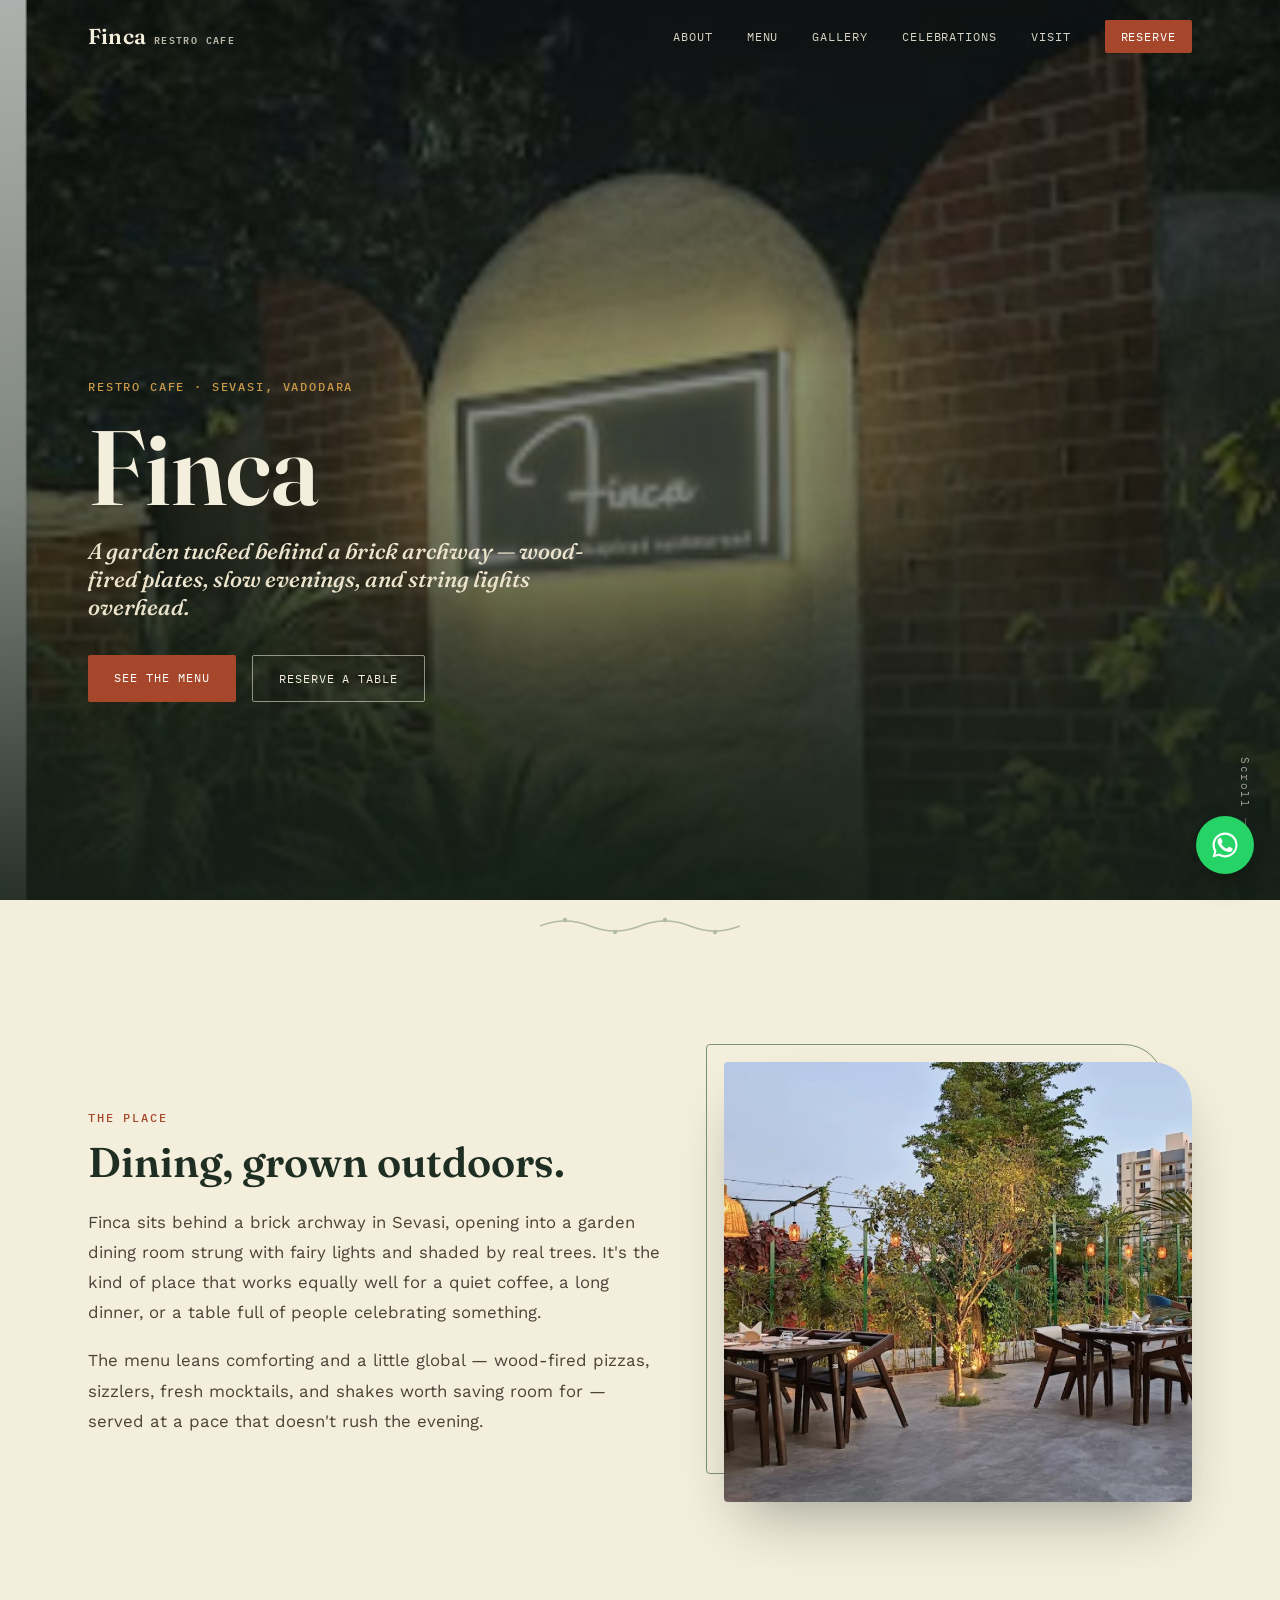
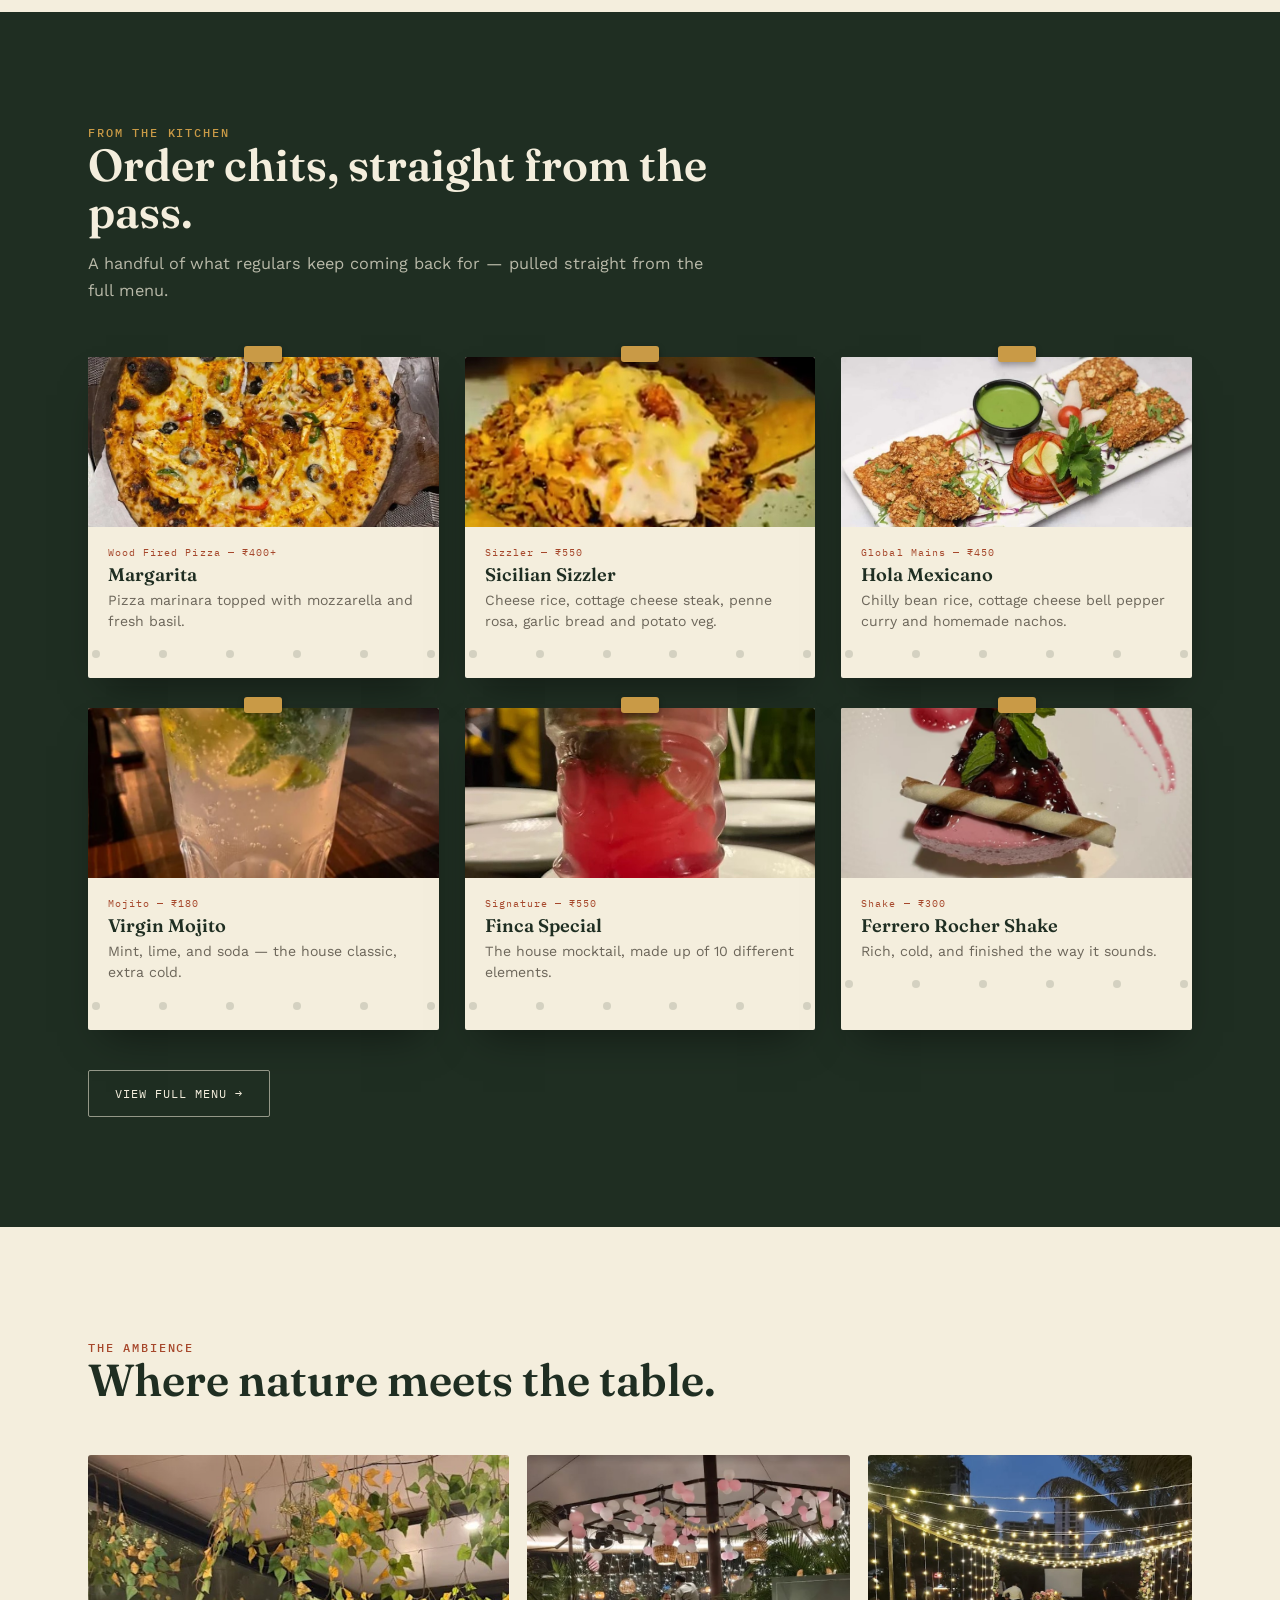
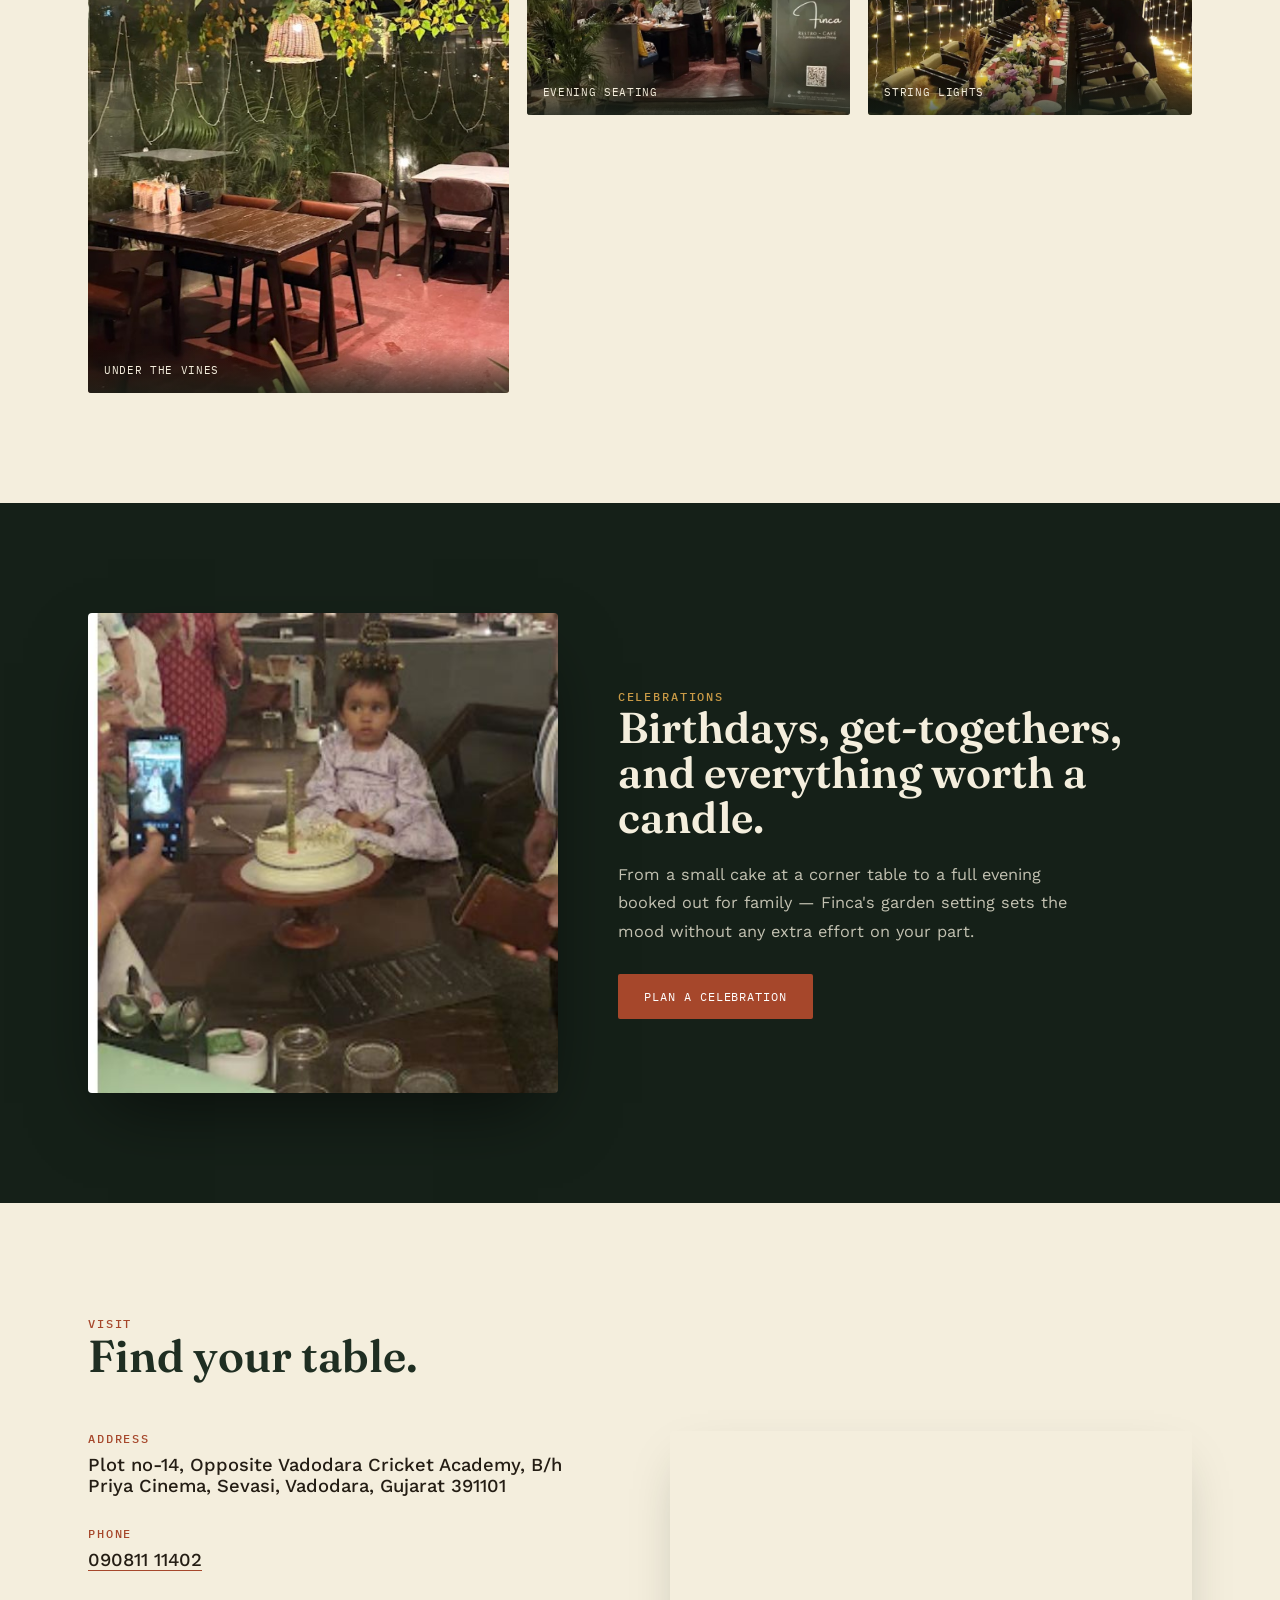
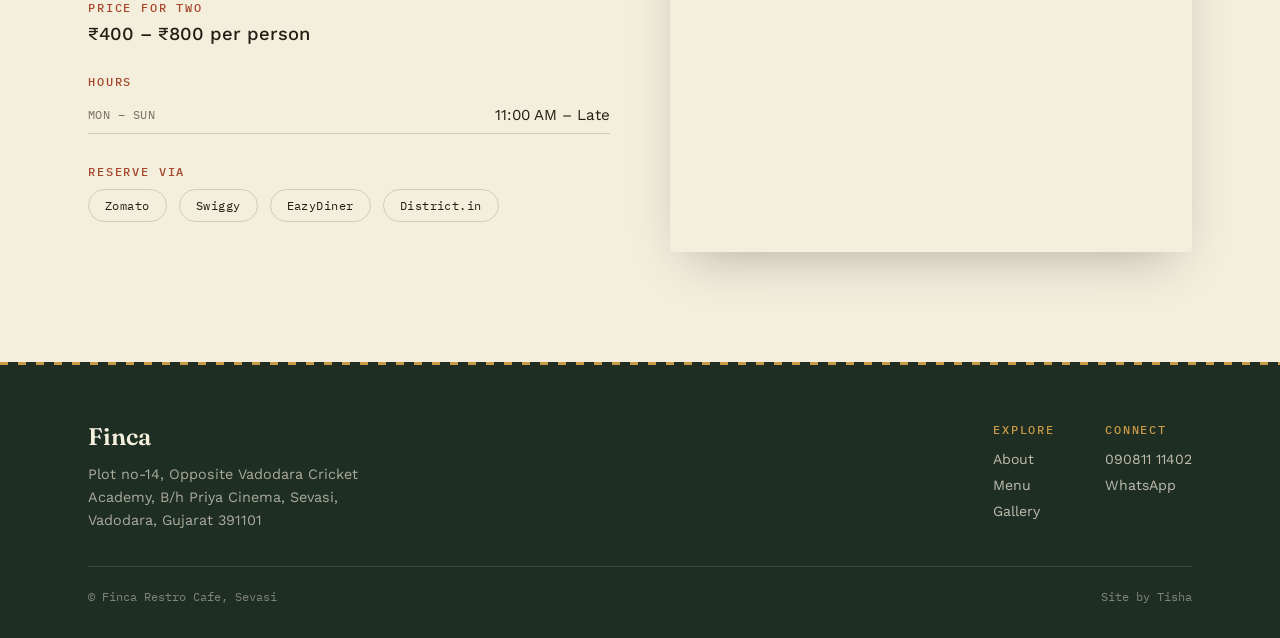
<file: index.html>
<!DOCTYPE html>
<html lang="en">
<head>
<meta charset="UTF-8">
<meta name="viewport" content="width=device-width, initial-scale=1.0">
<title>Finca Restro Cafe — Sevasi, Vadodara</title>
<link rel="preconnect" href="https://fonts.googleapis.com">
<link rel="preconnect" href="https://fonts.gstatic.com" crossorigin>
<link href="https://fonts.googleapis.com/css2?family=Fraunces:ital,opsz,wght@0,9..144,400;0,9..144,500;0,9..144,600;1,9..144,500&family=Work+Sans:wght@400;500;600&family=IBM+Plex+Mono:wght@400;500&display=swap" rel="stylesheet">
<link rel="stylesheet" href="styles.css">
</head>
<body>

<header id="siteHeader">
  <nav class="wrap">
    <a href="index.html#top" class="brand">Finca <span class="tag">Restro Cafe</span></a>
    <div class="navlinks" id="navLinks">
      <a href="index.html#about">About</a>
      <a href="menu.html">Menu</a>
      <a href="index.html#gallery">Gallery</a>
      <a href="index.html#celebrations">Celebrations</a>
      <a href="index.html#visit">Visit</a>
      <a href="index.html#visit" class="cta">Reserve</a> 
    </div>
    <button class="navtoggle" id="navToggle" aria-label="Menu"><span></span><span></span><span></span></button>
  </nav>
</header>

<section class="hero" id="top">
  <div class="hero-bg"></div>
  <div class="wrap hero-content">
    <div class="eyebrow">Restro Cafe · Sevasi, Vadodara</div>
    <h1>Finca</h1>
    <p class="tagline">A garden tucked behind a brick archway — wood-fired plates, slow evenings, and string lights overhead.</p>
    <div class="btnrow">
      <a href="menu.html" class="btn btn-primary">See the Menu</a>
      <a href="#visit" class="btn btn-ghost">Reserve a Table</a>
    </div>
  </div>
  <div class="scrolldown">Scroll</div>
</section>

<div class="vine">
  <svg width="200" height="20" viewBox="0 0 200 20" fill="none">
    <path d="M0 10 Q 25 0, 50 10 T 100 10 T 150 10 T 200 10" stroke="#7C9473" stroke-width="1.4"/>
    <circle cx="25" cy="4" r="2.2" fill="#7C9473"/>
    <circle cx="75" cy="16" r="2.2" fill="#7C9473"/>
    <circle cx="125" cy="4" r="2.2" fill="#7C9473"/>
    <circle cx="175" cy="16" r="2.2" fill="#7C9473"/>
  </svg>
</div>

<section class="about" id="about">
  <div class="wrap about-grid">
    <div class="about-copy reveal">
      <span class="eyebrow">The Place</span>
      <h2>Dining, grown outdoors.</h2>
      <p>Finca sits behind a brick archway in Sevasi, opening into a garden dining room strung with fairy lights and shaded by real trees. It's the kind of place that works equally well for a quiet coffee, a long dinner, or a table full of people celebrating something.</p>
      <p>The menu leans comforting and a little global — wood-fired pizzas, sizzlers, fresh mocktails, and shakes worth saving room for — served at a pace that doesn't rush the evening.</p>
    </div>
    <div class="about-photo reveal">
      <img src="images/garden_tables.jpg" alt="Finca outdoor garden seating at dusk">
    </div>
  </div>
</section>

<section class="menu" id="menu">
  <div class="wrap">
    <div class="section-head reveal">
      <span class="eyebrow">From the Kitchen</span>
      <h2>Order chits, straight from the pass.</h2>
      <p>A handful of what regulars keep coming back for — pulled straight from the full menu.</p>
    </div>
    <div class="ticket-grid">
      <div class="ticket reveal">
        <div class="ticket-clip"></div>
        <div class="ticket-img"><img src="images/pizza.jpg" alt="Wood-fired pizza"></div>
        <div class="ticket-body">
          <span class="ticket-num">Wood Fired Pizza — ₹400+</span>
          <h3>Margarita</h3>
          <p>Pizza marinara topped with mozzarella and fresh basil.</p>
        </div>
        <div class="ticket-perf"><span></span><span></span><span></span><span></span><span></span><span></span></div>
      </div>
      <div class="ticket reveal">
        <div class="ticket-clip"></div>
        <div class="ticket-img"><img src="images/fried_rice.jpg" alt="Sizzler platter"></div>
        <div class="ticket-body">
          <span class="ticket-num">Sizzler — ₹550</span>
          <h3>Sicilian Sizzler</h3>
          <p>Cheese rice, cottage cheese steak, penne rosa, garlic bread and potato veg.</p>
        </div>
        <div class="ticket-perf"><span></span><span></span><span></span><span></span><span></span><span></span></div>
      </div>
      <div class="ticket reveal">
        <div class="ticket-clip"></div>
        <div class="ticket-img"><img src="images/fried_starters.jpg" alt="Crispy fried starter with mint chutney"></div>
        <div class="ticket-body">
          <span class="ticket-num">Global Mains — ₹450</span>
          <h3>Hola Mexicano</h3>
          <p>Chilly bean rice, cottage cheese bell pepper curry and homemade nachos.</p>
        </div>
        <div class="ticket-perf"><span></span><span></span><span></span><span></span><span></span><span></span></div>
      </div>
      <div class="ticket reveal">
        <div class="ticket-clip"></div>
        <div class="ticket-img"><img src="images/mojito.jpg" alt="Virgin mojito"></div>
        <div class="ticket-body">
          <span class="ticket-num">Mojito — ₹180</span>
          <h3>Virgin Mojito</h3>
          <p>Mint, lime, and soda — the house classic, extra cold.</p>
        </div>
        <div class="ticket-perf"><span></span><span></span><span></span><span></span><span></span><span></span></div>
      </div>
      <div class="ticket reveal">
        <div class="ticket-clip"></div>
        <div class="ticket-img"><img src="images/red_mocktail.jpg" alt="Signature mocktail"></div>
        <div class="ticket-body">
          <span class="ticket-num">Signature — ₹550</span>
          <h3>Finca Special</h3>
          <p>The house mocktail, made up of 10 different elements.</p>
        </div>
        <div class="ticket-perf"><span></span><span></span><span></span><span></span><span></span><span></span></div>
      </div>
      <div class="ticket reveal">
        <div class="ticket-clip"></div>
        <div class="ticket-img"><img src="images/dessert.jpg" alt="Shake and dessert"></div>
        <div class="ticket-body">
          <span class="ticket-num">Shake — ₹300</span>
          <h3>Ferrero Rocher Shake</h3>
          <p>Rich, cold, and finished the way it sounds.</p>
        </div>
        <div class="ticket-perf"><span></span><span></span><span></span><span></span><span></span><span></span></div>
      </div>
    </div>
    <div class="menu-cta reveal">
      <a href="menu.html" class="btn btn-ghost">View Full Menu →</a>
    </div>
  </div>
</section>

<section class="gallery" id="gallery">
  <div class="wrap">
    <div class="section-head reveal">
      <span class="eyebrow">The Ambience</span>
      <h2>Where nature meets the table.</h2>
    </div>
    <div class="gal-grid">
      <a href="images/hanging_plants_seating.jpg" target="_blank" class="gal-1 reveal"><img src="images/hanging_plants_seating.jpg" alt="Indoor seating under hanging plants"><span class="gal-caption">Under the vines</span></a>
      <a href="images/indoor_seating.jpg" target="_blank" class="reveal"><img src="images/indoor_seating.jpg" alt="Indoor seating with chandelier lighting"><span class="gal-caption">Evening seating</span></a>
      <a href="images/fairy_lights.jpg" target="_blank" class="reveal"><img src="images/fairy_lights.jpg" alt="String lights over the terrace"><span class="gal-caption">String lights</span></a>
    </div>
  </div>
</section>

<section class="celeb" id="celebrations">
  <div class="wrap celeb-grid">
    <div class="celeb-photo reveal">
      <img src="images/birthday.jpg" alt="Birthday celebration at Finca">
    </div>
    <div class="celeb-copy reveal">
      <span class="eyebrow">Celebrations</span>
      <h2>Birthdays, get-togethers, and everything worth a candle.</h2>
      <p>From a small cake at a corner table to a full evening booked out for family — Finca's garden setting sets the mood without any extra effort on your part.</p>
      <a href="#visit" class="btn btn-primary">Plan a Celebration</a>
    </div>
  </div>
</section>

<section class="visit" id="visit">
  <div class="wrap">
    <div class="section-head reveal">
      <span class="eyebrow">Visit</span>
      <h2>Find your table.</h2>
    </div>
    <div class="visit-grid">
      <div class="reveal">
        <div class="info-block">
          <span class="eyebrow">Address</span>
          <div class="val">Plot no-14, Opposite Vadodara Cricket Academy, B/h Priya Cinema, Sevasi, Vadodara, Gujarat 391101</div>
        </div>
        <div class="info-block">
          <span class="eyebrow">Phone</span>
          <div class="val"><a href="tel:+919081111402">090811 11402</a></div>
        </div>
        <div class="info-block">
          <span class="eyebrow">Price for Two</span>
          <div class="val">₹400 – ₹800 per person</div>
        </div>
        <div class="info-block">
          <span class="eyebrow">Hours</span>
          <div class="hours-row"><span>Mon – Sun</span><span>11:00 AM – Late</span></div>
        </div>
        <div class="info-block">
          <span class="eyebrow">Reserve Via</span>
          <div class="partner-row">
            <a href="https://www.google.com/search?q=Finca+Restro+Cafe+Sevasi+Vadodara+Zomato" target="_blank" class="partner-pill">Zomato</a>
            <a href="https://www.google.com/search?q=Finca+Restro+Cafe+Sevasi+Vadodara+Swiggy" target="_blank" class="partner-pill">Swiggy</a>
            <a href="https://www.google.com/search?q=Finca+Restro+Cafe+Sevasi+Vadodara+EazyDiner" target="_blank" class="partner-pill">EazyDiner</a>
            <a href="https://www.google.com/search?q=Finca+Restro+Cafe+Sevasi+Vadodara+District.in" target="_blank" class="partner-pill">District.in</a>
          </div>
        </div>
      </div>
      <div class="visit-map reveal">
        <iframe src="https://maps.google.com/maps?q=Finca%20Restro%20Cafe%2C%20Plot%20no-14%2C%20Opposite%20Vadodara%20Cricket%20Academy%2C%20Sevasi%2C%20Vadodara&t=&z=15&ie=UTF8&iwloc=&output=embed" loading="lazy" allowfullscreen></iframe>
      </div>
    </div>
  </div>
</section>

<footer>
  <div class="wrap">
    <div class="foot-grid">
      <div>
        <div class="foot-brand">Finca</div>
        <div class="foot-addr">Plot no-14, Opposite Vadodara Cricket Academy, B/h Priya Cinema, Sevasi, Vadodara, Gujarat 391101</div>
      </div>
      <div class="foot-links">
        <div class="foot-col">
          <span class="eyebrow">Explore</span>
          <a href="index.html#about">About</a>
          <a href="menu.html">Menu</a>
          <a href="index.html#gallery">Gallery</a>
        </div>
        <div class="foot-col">
          <span class="eyebrow">Connect</span>
          <a href="tel:+919081111402">090811 11402</a>
          <a href="https://wa.me/919081111402" target="_blank">WhatsApp</a>
        </div>
      </div>
    </div>
    <div class="foot-bottom">
      <span>© Finca Restro Cafe, Sevasi</span>
      <span>Site by Tisha</span>
    </div>
  </div>
</footer>

<a class="wa-float" href="https://wa.me/919081111402" target="_blank" aria-label="Chat on WhatsApp">
  <svg width="30" height="30" viewBox="0 0 24 24" fill="white"><path d="M17.472 14.382c-.297-.149-1.758-.867-2.03-.967-.273-.099-.471-.148-.67.15-.197.297-.767.966-.94 1.164-.173.199-.347.223-.644.075-.297-.15-1.255-.463-2.39-1.475-.883-.788-1.48-1.761-1.653-2.059-.173-.297-.018-.458.13-.606.134-.133.298-.347.446-.52.149-.174.198-.298.298-.497.099-.198.05-.371-.025-.52-.075-.149-.669-1.612-.916-2.207-.242-.579-.487-.5-.669-.51-.173-.008-.371-.01-.57-.01-.198 0-.52.074-.792.372-.272.297-1.04 1.016-1.04 2.479 0 1.462 1.065 2.875 1.213 3.074.149.198 2.096 3.2 5.077 4.487.709.306 1.262.489 1.694.625.712.227 1.36.195 1.871.118.571-.085 1.758-.719 2.006-1.413.248-.694.248-1.289.173-1.413-.074-.124-.272-.198-.57-.347z"/><path d="M12.004 2.003c-5.514 0-9.997 4.483-9.997 9.997 0 1.762.462 3.484 1.34 4.997L2 22l5.117-1.342a9.96 9.96 0 0 0 4.887 1.245h.004c5.514 0 9.997-4.483 9.997-9.997 0-2.67-1.04-5.182-2.929-7.071A9.933 9.933 0 0 0 12.004 2.003zm0 18.19h-.003a8.28 8.28 0 0 1-4.223-1.156l-.303-.18-3.037.796.811-2.96-.198-.304a8.28 8.28 0 0 1-1.267-4.393c0-4.573 3.72-8.293 8.297-8.293 2.216 0 4.298.864 5.864 2.432a8.24 8.24 0 0 1 2.428 5.868c-.001 4.574-3.721 8.19-8.369 8.19z"/></svg>
</a>

<script src="script.js"></script>
</body>
</html>
</file>
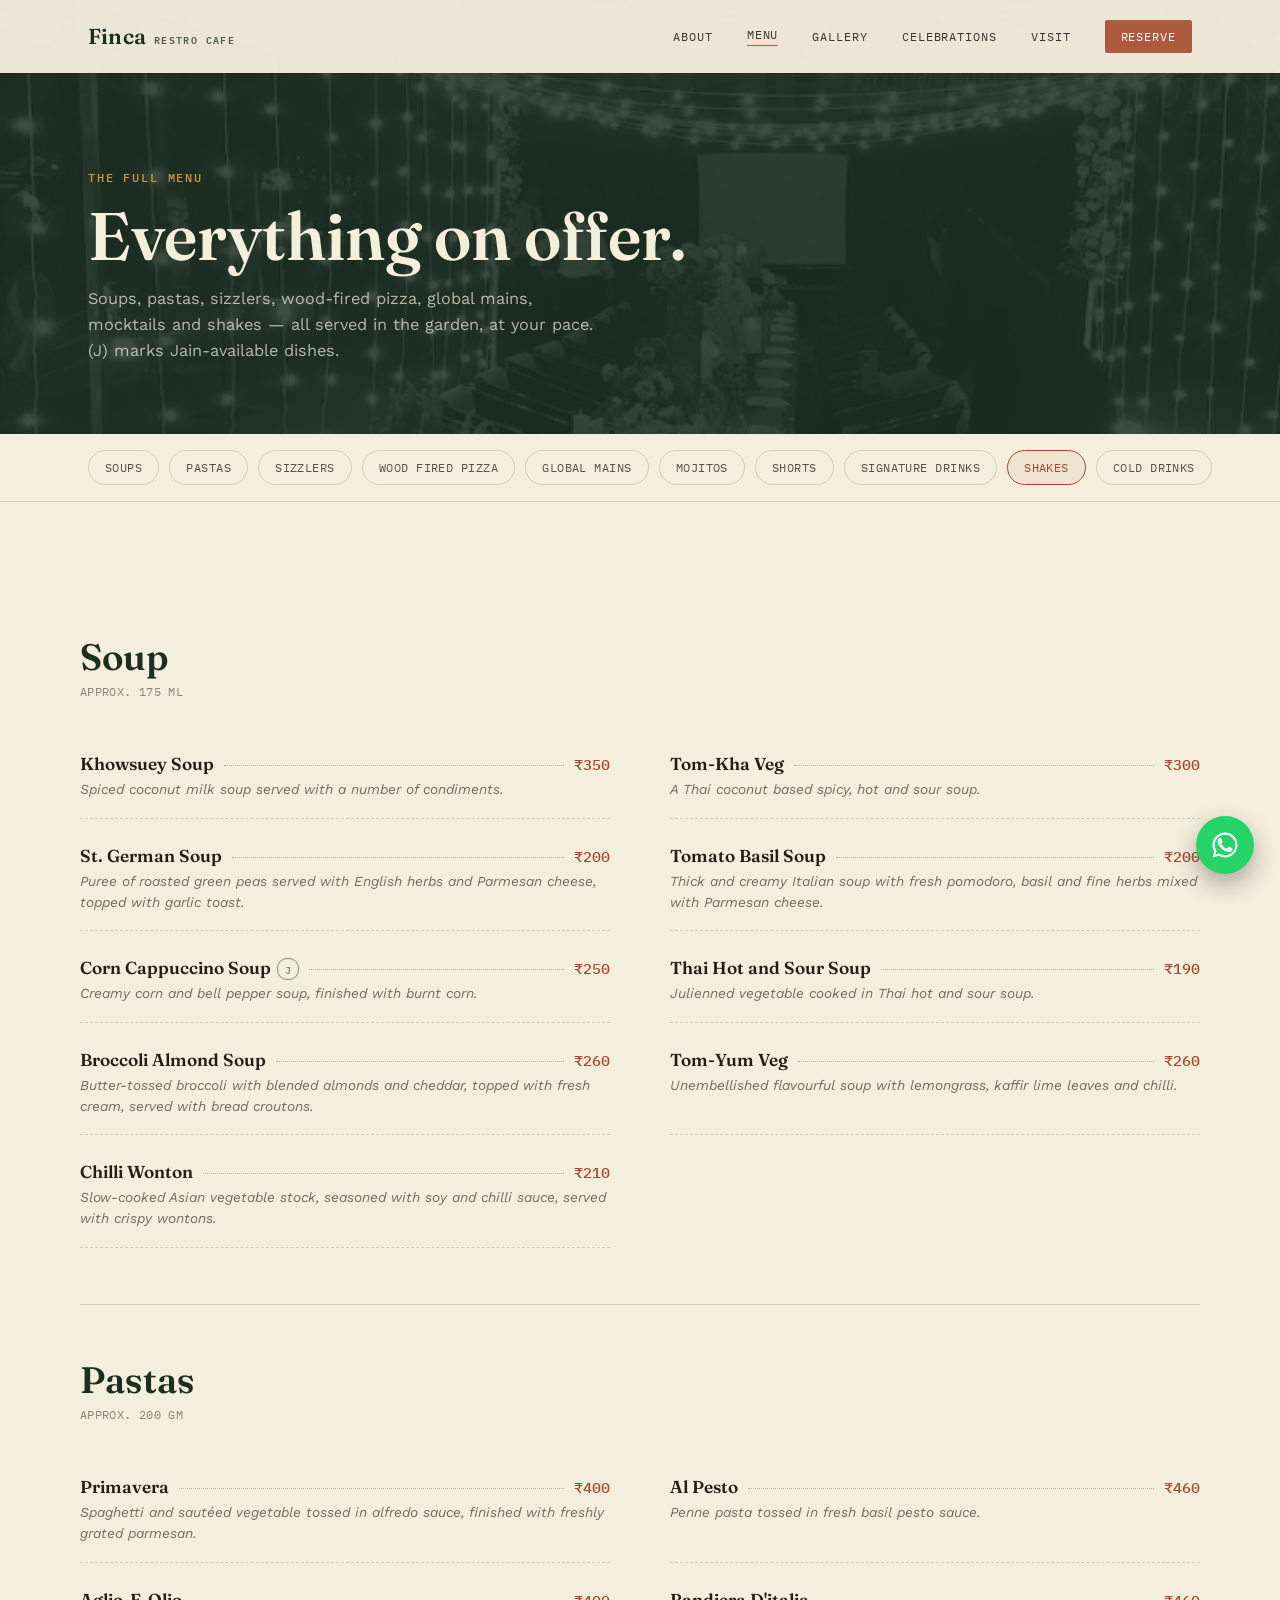
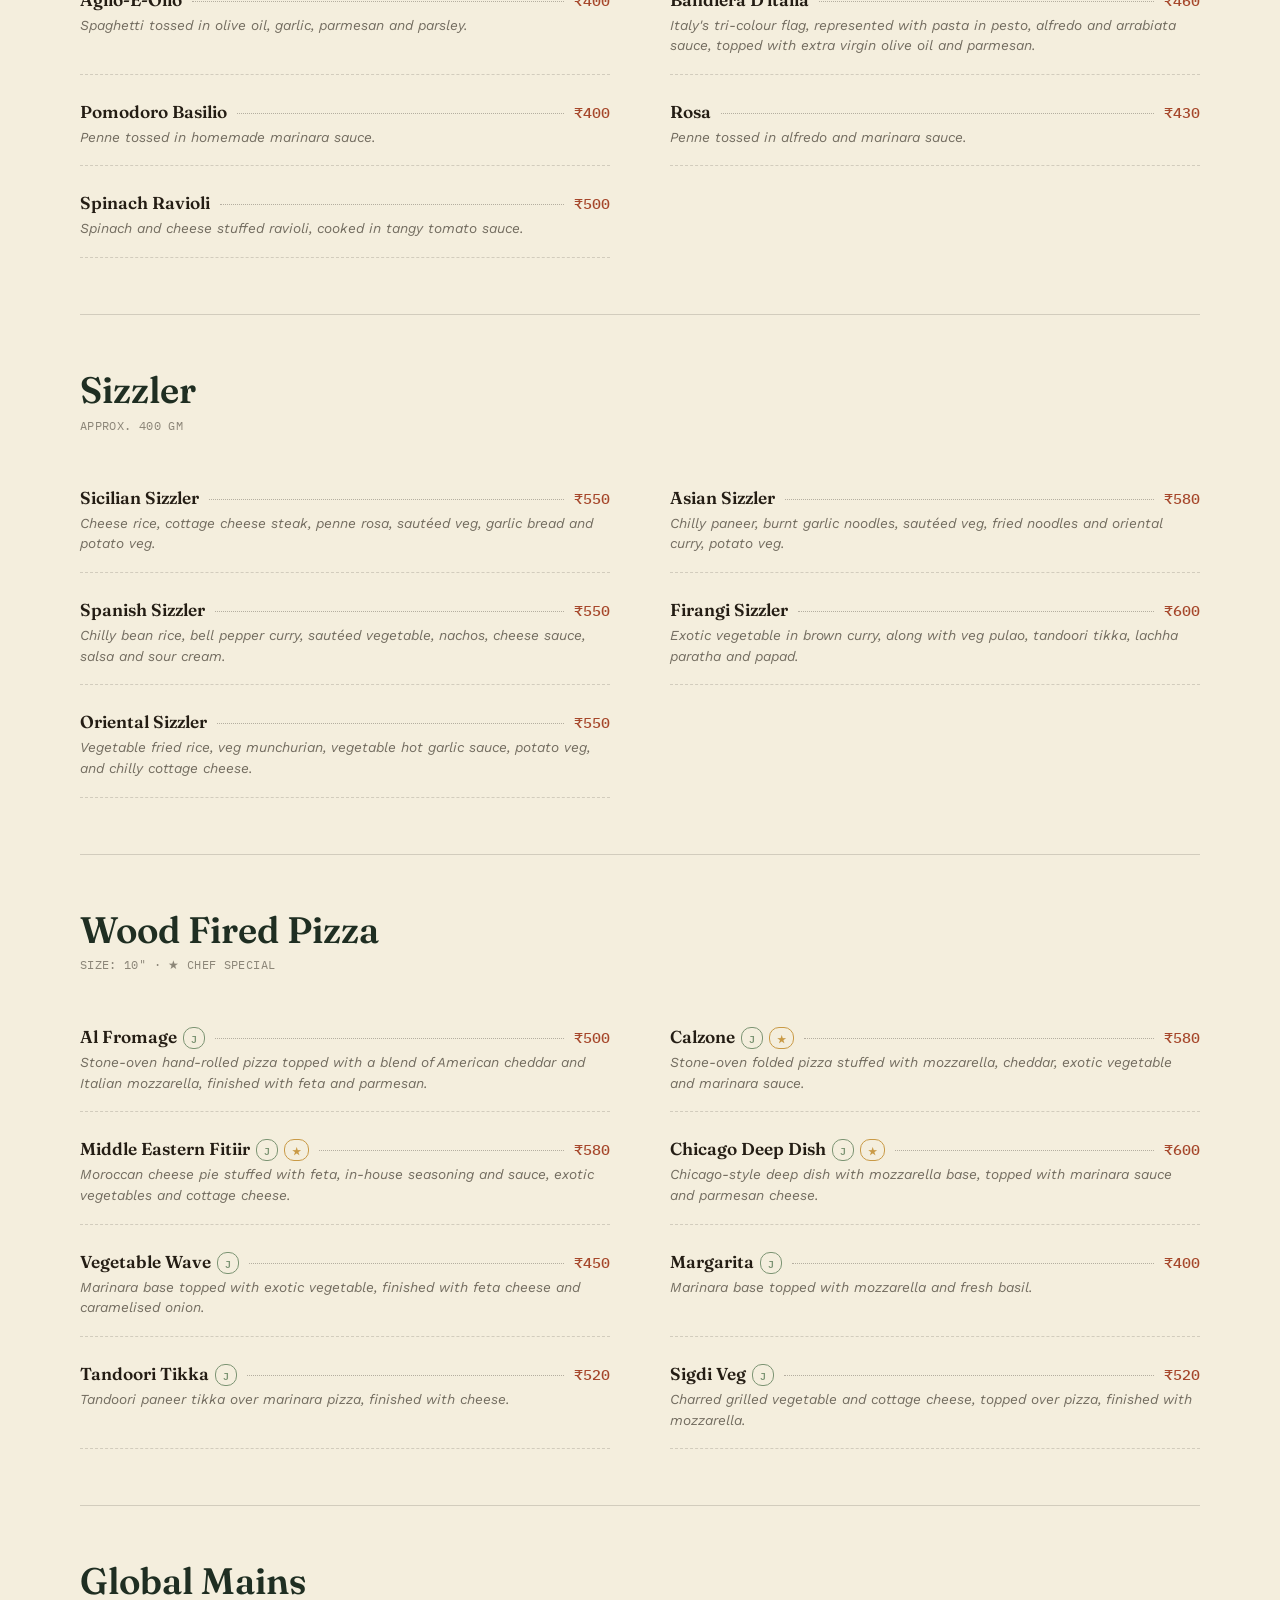
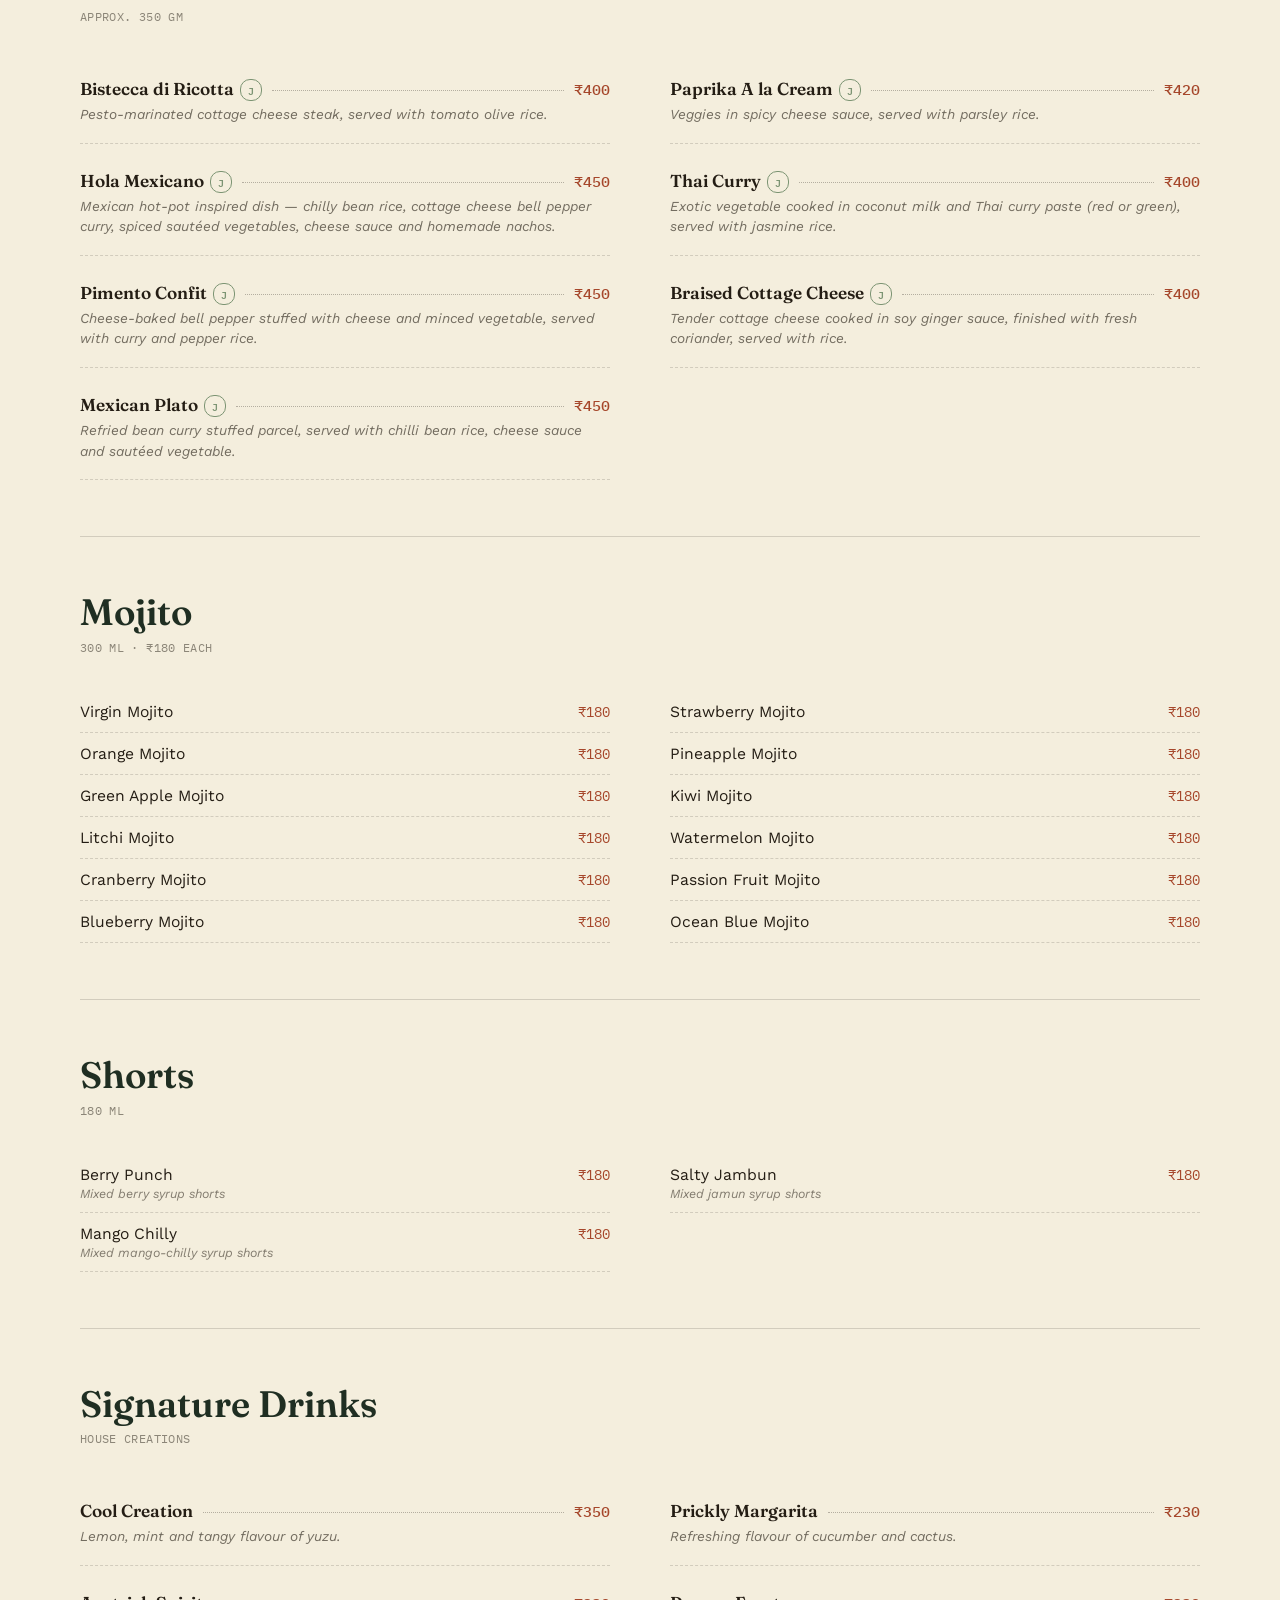
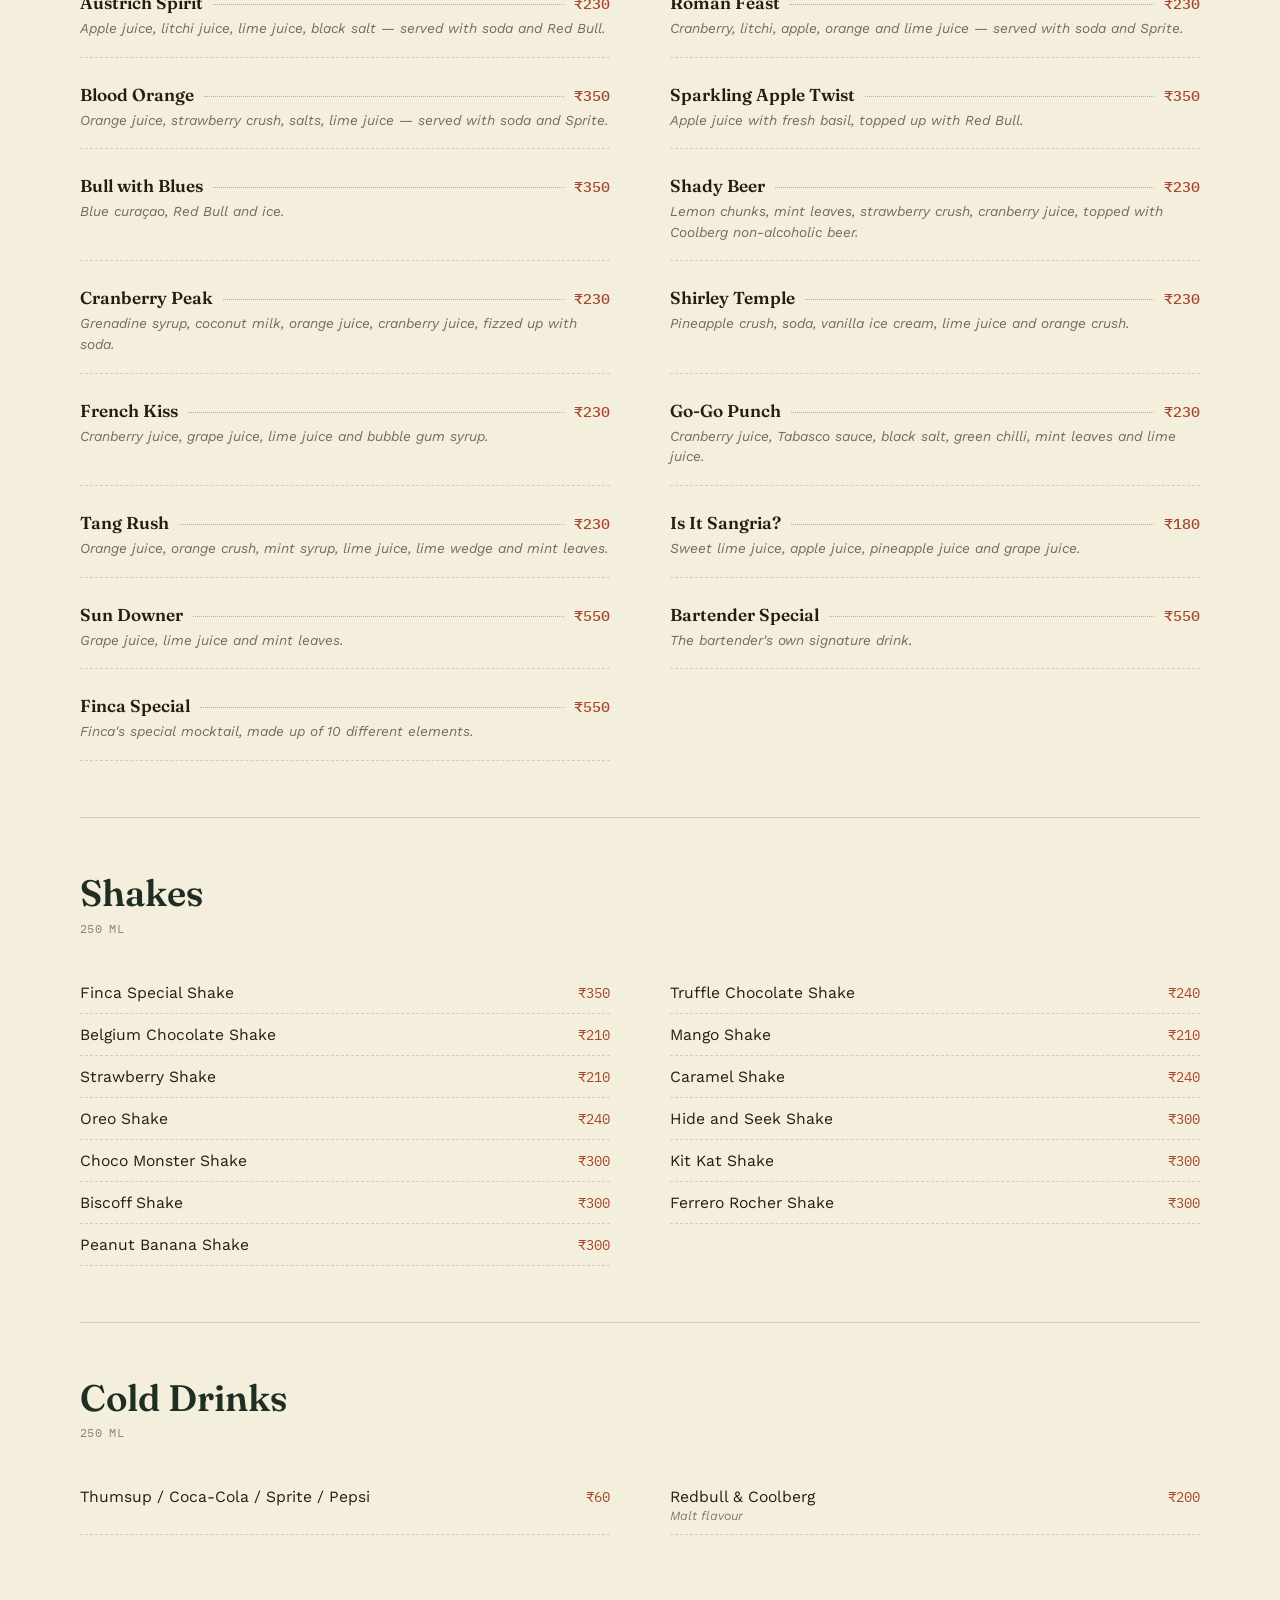
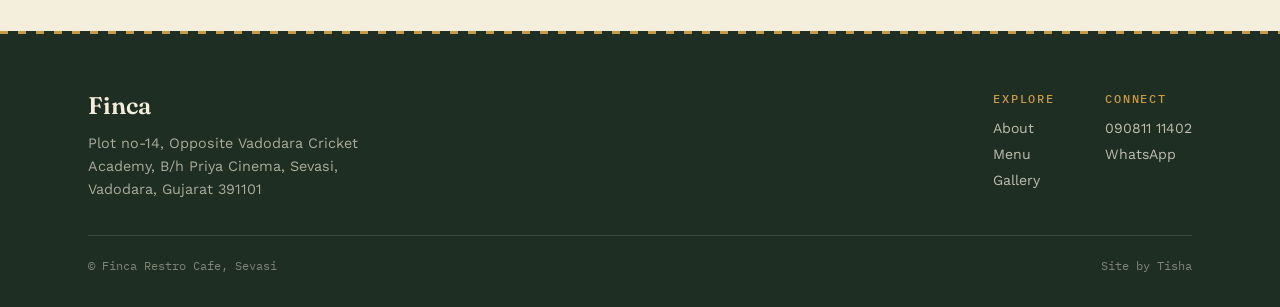
<file: menu.html>
<!DOCTYPE html>
<html lang="en">
<head>
<meta charset="UTF-8">
<meta name="viewport" content="width=device-width, initial-scale=1.0">
<title>Full Menu — Finca Restro Cafe</title>
<link rel="preconnect" href="https://fonts.googleapis.com">
<link rel="preconnect" href="https://fonts.gstatic.com" crossorigin>
<link href="https://fonts.googleapis.com/css2?family=Fraunces:ital,opsz,wght@0,9..144,400;0,9..144,500;0,9..144,600;1,9..144,500&family=Work+Sans:wght@400;500;600&family=IBM+Plex+Mono:wght@400;500&display=swap" rel="stylesheet">
<link rel="stylesheet" href="styles.css">
</head>
<body>

<header id="siteHeader" class="static-solid">
  <nav class="wrap">
    <a href="index.html#top" class="brand">Finca <span class="tag">Restro Cafe</span></a>
    <div class="navlinks" id="navLinks">
      <a href="index.html#about">About</a>
      <a href="menu.html" class="active">Menu</a>
      <a href="index.html#gallery">Gallery</a>
      <a href="index.html#celebrations">Celebrations</a>
      <a href="index.html#visit">Visit</a>
      <a href="index.html#visit" class="cta">Reserve</a>
    </div>
    <button class="navtoggle" id="navToggle" aria-label="Menu"><span></span><span></span><span></span></button>
  </nav>
</header>

<section class="menu-hero">
  <div class="wrap inner">
    <div class="eyebrow">The Full Menu</div>
    <h1>Everything on offer.</h1>
    <p>Soups, pastas, sizzlers, wood-fired pizza, global mains, mocktails and shakes — all served in the garden, at your pace. (J) marks Jain-available dishes.</p>
  </div>
</section>

<nav class="menu-jump">
  <div class="wrap">
    <a href="#soups" class="jump-pill">Soups</a>
    <a href="#pastas" class="jump-pill">Pastas</a>
    <a href="#sizzler" class="jump-pill">Sizzlers</a>
    <a href="#pizza" class="jump-pill">Wood Fired Pizza</a>
    <a href="#mains" class="jump-pill">Global Mains</a>
    <a href="#mojito" class="jump-pill">Mojitos</a>
    <a href="#shorts" class="jump-pill">Shorts</a>
    <a href="#signature" class="jump-pill">Signature Drinks</a>
    <a href="#shakes" class="jump-pill">Shakes</a>
    <a href="#colddrinks" class="jump-pill">Cold Drinks</a>
  </div>
</nav>

<div class="menu-body wrap">

  <section class="menu-cat" id="soups">
    <div class="menu-cat-head reveal"><h2>Soup</h2></div>
    <div class="menu-cat-sub reveal">Approx. 175 ml</div>
    <div class="menu-item-list reveal">
      <div class="menu-item">
        <div class="menu-item-top"><span class="name">Khowsuey Soup</span><span class="leader"></span><span class="price">₹350</span></div>
        <div class="desc">Spiced coconut milk soup served with a number of condiments.</div>
      </div>
      <div class="menu-item">
        <div class="menu-item-top"><span class="name">Tom-Kha Veg</span><span class="leader"></span><span class="price">₹300</span></div>
        <div class="desc">A Thai coconut based spicy, hot and sour soup.</div>
      </div>
      <div class="menu-item">
        <div class="menu-item-top"><span class="name">St. German Soup</span><span class="leader"></span><span class="price">₹200</span></div>
        <div class="desc">Puree of roasted green peas served with English herbs and Parmesan cheese, topped with garlic toast.</div>
      </div>
      <div class="menu-item">
        <div class="menu-item-top"><span class="name">Tomato Basil Soup</span><span class="leader"></span><span class="price">₹200</span></div>
        <div class="desc">Thick and creamy Italian soup with fresh pomodoro, basil and fine herbs mixed with Parmesan cheese.</div>
      </div>
      <div class="menu-item">
        <div class="menu-item-top"><span class="name">Corn Cappuccino Soup <span class="badge">J</span></span><span class="leader"></span><span class="price">₹250</span></div>
        <div class="desc">Creamy corn and bell pepper soup, finished with burnt corn.</div>
      </div>
      <div class="menu-item">
        <div class="menu-item-top"><span class="name">Thai Hot and Sour Soup</span><span class="leader"></span><span class="price">₹190</span></div>
        <div class="desc">Julienned vegetable cooked in Thai hot and sour soup.</div>
      </div>
      <div class="menu-item">
        <div class="menu-item-top"><span class="name">Broccoli Almond Soup</span><span class="leader"></span><span class="price">₹260</span></div>
        <div class="desc">Butter-tossed broccoli with blended almonds and cheddar, topped with fresh cream, served with bread croutons.</div>
      </div>
      <div class="menu-item">
        <div class="menu-item-top"><span class="name">Tom-Yum Veg</span><span class="leader"></span><span class="price">₹260</span></div>
        <div class="desc">Unembellished flavourful soup with lemongrass, kaffir lime leaves and chilli.</div>
      </div>
      <div class="menu-item">
        <div class="menu-item-top"><span class="name">Chilli Wonton</span><span class="leader"></span><span class="price">₹210</span></div>
        <div class="desc">Slow-cooked Asian vegetable stock, seasoned with soy and chilli sauce, served with crispy wontons.</div>
      </div>
    </div>
  </section>

  <section class="menu-cat" id="pastas">
    <div class="menu-cat-head reveal"><h2>Pastas</h2></div>
    <div class="menu-cat-sub reveal">Approx. 200 gm</div>
    <div class="menu-item-list reveal">
      <div class="menu-item">
        <div class="menu-item-top"><span class="name">Primavera</span><span class="leader"></span><span class="price">₹400</span></div>
        <div class="desc">Spaghetti and sautéed vegetable tossed in alfredo sauce, finished with freshly grated parmesan.</div>
      </div>
      <div class="menu-item">
        <div class="menu-item-top"><span class="name">Al Pesto</span><span class="leader"></span><span class="price">₹460</span></div>
        <div class="desc">Penne pasta tossed in fresh basil pesto sauce.</div>
      </div>
      <div class="menu-item">
        <div class="menu-item-top"><span class="name">Aglio-E-Olio</span><span class="leader"></span><span class="price">₹400</span></div>
        <div class="desc">Spaghetti tossed in olive oil, garlic, parmesan and parsley.</div>
      </div>
      <div class="menu-item">
        <div class="menu-item-top"><span class="name">Bandiera D'italia</span><span class="leader"></span><span class="price">₹460</span></div>
        <div class="desc">Italy's tri-colour flag, represented with pasta in pesto, alfredo and arrabiata sauce, topped with extra virgin olive oil and parmesan.</div>
      </div>
      <div class="menu-item">
        <div class="menu-item-top"><span class="name">Pomodoro Basilio</span><span class="leader"></span><span class="price">₹400</span></div>
        <div class="desc">Penne tossed in homemade marinara sauce.</div>
      </div>
      <div class="menu-item">
        <div class="menu-item-top"><span class="name">Rosa</span><span class="leader"></span><span class="price">₹430</span></div>
        <div class="desc">Penne tossed in alfredo and marinara sauce.</div>
      </div>
      <div class="menu-item">
        <div class="menu-item-top"><span class="name">Spinach Ravioli</span><span class="leader"></span><span class="price">₹500</span></div>
        <div class="desc">Spinach and cheese stuffed ravioli, cooked in tangy tomato sauce.</div>
      </div>
    </div>
  </section>

  <section class="menu-cat" id="sizzler">
    <div class="menu-cat-head reveal"><h2>Sizzler</h2></div>
    <div class="menu-cat-sub reveal">Approx. 400 gm</div>
    <div class="menu-item-list reveal">
      <div class="menu-item">
        <div class="menu-item-top"><span class="name">Sicilian Sizzler</span><span class="leader"></span><span class="price">₹550</span></div>
        <div class="desc">Cheese rice, cottage cheese steak, penne rosa, sautéed veg, garlic bread and potato veg.</div>
      </div>
      <div class="menu-item">
        <div class="menu-item-top"><span class="name">Asian Sizzler</span><span class="leader"></span><span class="price">₹580</span></div>
        <div class="desc">Chilly paneer, burnt garlic noodles, sautéed veg, fried noodles and oriental curry, potato veg.</div>
      </div>
      <div class="menu-item">
        <div class="menu-item-top"><span class="name">Spanish Sizzler</span><span class="leader"></span><span class="price">₹550</span></div>
        <div class="desc">Chilly bean rice, bell pepper curry, sautéed vegetable, nachos, cheese sauce, salsa and sour cream.</div>
      </div>
      <div class="menu-item">
        <div class="menu-item-top"><span class="name">Firangi Sizzler</span><span class="leader"></span><span class="price">₹600</span></div>
        <div class="desc">Exotic vegetable in brown curry, along with veg pulao, tandoori tikka, lachha paratha and papad.</div>
      </div>
      <div class="menu-item">
        <div class="menu-item-top"><span class="name">Oriental Sizzler</span><span class="leader"></span><span class="price">₹550</span></div>
        <div class="desc">Vegetable fried rice, veg munchurian, vegetable hot garlic sauce, potato veg, and chilly cottage cheese.</div>
      </div>
    </div>
  </section>

  <section class="menu-cat" id="pizza">
    <div class="menu-cat-head reveal"><h2>Wood Fired Pizza</h2></div>
    <div class="menu-cat-sub reveal">Size: 10" · ★ Chef Special</div>
    <div class="menu-item-list reveal">
      <div class="menu-item">
        <div class="menu-item-top"><span class="name">Al Fromage <span class="badge">J</span></span><span class="leader"></span><span class="price">₹500</span></div>
        <div class="desc">Stone-oven hand-rolled pizza topped with a blend of American cheddar and Italian mozzarella, finished with feta and parmesan.</div>
      </div>
      <div class="menu-item">
        <div class="menu-item-top"><span class="name">Calzone <span class="badge">J</span> <span class="badge star">★</span></span><span class="leader"></span><span class="price">₹580</span></div>
        <div class="desc">Stone-oven folded pizza stuffed with mozzarella, cheddar, exotic vegetable and marinara sauce.</div>
      </div>
      <div class="menu-item">
        <div class="menu-item-top"><span class="name">Middle Eastern Fitiir <span class="badge">J</span> <span class="badge star">★</span></span><span class="leader"></span><span class="price">₹580</span></div>
        <div class="desc">Moroccan cheese pie stuffed with feta, in-house seasoning and sauce, exotic vegetables and cottage cheese.</div>
      </div>
      <div class="menu-item">
        <div class="menu-item-top"><span class="name">Chicago Deep Dish <span class="badge">J</span> <span class="badge star">★</span></span><span class="leader"></span><span class="price">₹600</span></div>
        <div class="desc">Chicago-style deep dish with mozzarella base, topped with marinara sauce and parmesan cheese.</div>
      </div>
      <div class="menu-item">
        <div class="menu-item-top"><span class="name">Vegetable Wave <span class="badge">J</span></span><span class="leader"></span><span class="price">₹450</span></div>
        <div class="desc">Marinara base topped with exotic vegetable, finished with feta cheese and caramelised onion.</div>
      </div>
      <div class="menu-item">
        <div class="menu-item-top"><span class="name">Margarita <span class="badge">J</span></span><span class="leader"></span><span class="price">₹400</span></div>
        <div class="desc">Marinara base topped with mozzarella and fresh basil.</div>
      </div>
      <div class="menu-item">
        <div class="menu-item-top"><span class="name">Tandoori Tikka <span class="badge">J</span></span><span class="leader"></span><span class="price">₹520</span></div>
        <div class="desc">Tandoori paneer tikka over marinara pizza, finished with cheese.</div>
      </div>
      <div class="menu-item">
        <div class="menu-item-top"><span class="name">Sigdi Veg <span class="badge">J</span></span><span class="leader"></span><span class="price">₹520</span></div>
        <div class="desc">Charred grilled vegetable and cottage cheese, topped over pizza, finished with mozzarella.</div>
      </div>
    </div>
  </section>

  <section class="menu-cat" id="mains">
    <div class="menu-cat-head reveal"><h2>Global Mains</h2></div>
    <div class="menu-cat-sub reveal">Approx. 350 gm</div>
    <div class="menu-item-list reveal">
      <div class="menu-item">
        <div class="menu-item-top"><span class="name">Bistecca di Ricotta <span class="badge">J</span></span><span class="leader"></span><span class="price">₹400</span></div>
        <div class="desc">Pesto-marinated cottage cheese steak, served with tomato olive rice.</div>
      </div>
      <div class="menu-item">
        <div class="menu-item-top"><span class="name">Paprika A la Cream <span class="badge">J</span></span><span class="leader"></span><span class="price">₹420</span></div>
        <div class="desc">Veggies in spicy cheese sauce, served with parsley rice.</div>
      </div>
      <div class="menu-item">
        <div class="menu-item-top"><span class="name">Hola Mexicano <span class="badge">J</span></span><span class="leader"></span><span class="price">₹450</span></div>
        <div class="desc">Mexican hot-pot inspired dish — chilly bean rice, cottage cheese bell pepper curry, spiced sautéed vegetables, cheese sauce and homemade nachos.</div>
      </div>
      <div class="menu-item">
        <div class="menu-item-top"><span class="name">Thai Curry <span class="badge">J</span></span><span class="leader"></span><span class="price">₹400</span></div>
        <div class="desc">Exotic vegetable cooked in coconut milk and Thai curry paste (red or green), served with jasmine rice.</div>
      </div>
      <div class="menu-item">
        <div class="menu-item-top"><span class="name">Pimento Confit <span class="badge">J</span></span><span class="leader"></span><span class="price">₹450</span></div>
        <div class="desc">Cheese-baked bell pepper stuffed with cheese and minced vegetable, served with curry and pepper rice.</div>
      </div>
      <div class="menu-item">
        <div class="menu-item-top"><span class="name">Braised Cottage Cheese <span class="badge">J</span></span><span class="leader"></span><span class="price">₹400</span></div>
        <div class="desc">Tender cottage cheese cooked in soy ginger sauce, finished with fresh coriander, served with rice.</div>
      </div>
      <div class="menu-item">
        <div class="menu-item-top"><span class="name">Mexican Plato <span class="badge">J</span></span><span class="leader"></span><span class="price">₹450</span></div>
        <div class="desc">Refried bean curry stuffed parcel, served with chilli bean rice, cheese sauce and sautéed vegetable.</div>
      </div>
    </div>
  </section>

  <section class="menu-cat" id="mojito">
    <div class="menu-cat-head reveal"><h2>Mojito</h2></div>
    <div class="menu-cat-sub reveal">300 ml · ₹180 each</div>
    <div class="menu-flat-list reveal">
      <div class="menu-flat-item"><span class="name">Virgin Mojito</span><span class="price">₹180</span></div>
      <div class="menu-flat-item"><span class="name">Strawberry Mojito</span><span class="price">₹180</span></div>
      <div class="menu-flat-item"><span class="name">Orange Mojito</span><span class="price">₹180</span></div>
      <div class="menu-flat-item"><span class="name">Pineapple Mojito</span><span class="price">₹180</span></div>
      <div class="menu-flat-item"><span class="name">Green Apple Mojito</span><span class="price">₹180</span></div>
      <div class="menu-flat-item"><span class="name">Kiwi Mojito</span><span class="price">₹180</span></div>
      <div class="menu-flat-item"><span class="name">Litchi Mojito</span><span class="price">₹180</span></div>
      <div class="menu-flat-item"><span class="name">Watermelon Mojito</span><span class="price">₹180</span></div>
      <div class="menu-flat-item"><span class="name">Cranberry Mojito</span><span class="price">₹180</span></div>
      <div class="menu-flat-item"><span class="name">Passion Fruit Mojito</span><span class="price">₹180</span></div>
      <div class="menu-flat-item"><span class="name">Blueberry Mojito</span><span class="price">₹180</span></div>
      <div class="menu-flat-item"><span class="name">Ocean Blue Mojito</span><span class="price">₹180</span></div>
    </div>
  </section>

  <section class="menu-cat" id="shorts">
    <div class="menu-cat-head reveal"><h2>Shorts</h2></div>
    <div class="menu-cat-sub reveal">180 ml</div>
    <div class="menu-flat-list reveal">
      <div class="menu-flat-item"><span class="name">Berry Punch <span class="sub">Mixed berry syrup shorts</span></span><span class="price">₹180</span></div>
      <div class="menu-flat-item"><span class="name">Salty Jambun <span class="sub">Mixed jamun syrup shorts</span></span><span class="price">₹180</span></div>
      <div class="menu-flat-item"><span class="name">Mango Chilly <span class="sub">Mixed mango-chilly syrup shorts</span></span><span class="price">₹180</span></div>
    </div>
  </section>

  <section class="menu-cat" id="signature">
    <div class="menu-cat-head reveal"><h2>Signature Drinks</h2></div>
    <div class="menu-cat-sub reveal">House Creations</div>
    <div class="menu-item-list reveal">
      <div class="menu-item">
        <div class="menu-item-top"><span class="name">Cool Creation</span><span class="leader"></span><span class="price">₹350</span></div>
        <div class="desc">Lemon, mint and tangy flavour of yuzu.</div>
      </div>
      <div class="menu-item">
        <div class="menu-item-top"><span class="name">Prickly Margarita</span><span class="leader"></span><span class="price">₹230</span></div>
        <div class="desc">Refreshing flavour of cucumber and cactus.</div>
      </div>
      <div class="menu-item">
        <div class="menu-item-top"><span class="name">Austrich Spirit</span><span class="leader"></span><span class="price">₹230</span></div>
        <div class="desc">Apple juice, litchi juice, lime juice, black salt — served with soda and Red Bull.</div>
      </div>
      <div class="menu-item">
        <div class="menu-item-top"><span class="name">Roman Feast</span><span class="leader"></span><span class="price">₹230</span></div>
        <div class="desc">Cranberry, litchi, apple, orange and lime juice — served with soda and Sprite.</div>
      </div>
      <div class="menu-item">
        <div class="menu-item-top"><span class="name">Blood Orange</span><span class="leader"></span><span class="price">₹350</span></div>
        <div class="desc">Orange juice, strawberry crush, salts, lime juice — served with soda and Sprite.</div>
      </div>
      <div class="menu-item">
        <div class="menu-item-top"><span class="name">Sparkling Apple Twist</span><span class="leader"></span><span class="price">₹350</span></div>
        <div class="desc">Apple juice with fresh basil, topped up with Red Bull.</div>
      </div>
      <div class="menu-item">
        <div class="menu-item-top"><span class="name">Bull with Blues</span><span class="leader"></span><span class="price">₹350</span></div>
        <div class="desc">Blue curaçao, Red Bull and ice.</div>
      </div>
      <div class="menu-item">
        <div class="menu-item-top"><span class="name">Shady Beer</span><span class="leader"></span><span class="price">₹230</span></div>
        <div class="desc">Lemon chunks, mint leaves, strawberry crush, cranberry juice, topped with Coolberg non-alcoholic beer.</div>
      </div>
      <div class="menu-item">
        <div class="menu-item-top"><span class="name">Cranberry Peak</span><span class="leader"></span><span class="price">₹230</span></div>
        <div class="desc">Grenadine syrup, coconut milk, orange juice, cranberry juice, fizzed up with soda.</div>
      </div>
      <div class="menu-item">
        <div class="menu-item-top"><span class="name">Shirley Temple</span><span class="leader"></span><span class="price">₹230</span></div>
        <div class="desc">Pineapple crush, soda, vanilla ice cream, lime juice and orange crush.</div>
      </div>
      <div class="menu-item">
        <div class="menu-item-top"><span class="name">French Kiss</span><span class="leader"></span><span class="price">₹230</span></div>
        <div class="desc">Cranberry juice, grape juice, lime juice and bubble gum syrup.</div>
      </div>
      <div class="menu-item">
        <div class="menu-item-top"><span class="name">Go-Go Punch</span><span class="leader"></span><span class="price">₹230</span></div>
        <div class="desc">Cranberry juice, Tabasco sauce, black salt, green chilli, mint leaves and lime juice.</div>
      </div>
      <div class="menu-item">
        <div class="menu-item-top"><span class="name">Tang Rush</span><span class="leader"></span><span class="price">₹230</span></div>
        <div class="desc">Orange juice, orange crush, mint syrup, lime juice, lime wedge and mint leaves.</div>
      </div>
      <div class="menu-item">
        <div class="menu-item-top"><span class="name">Is It Sangria?</span><span class="leader"></span><span class="price">₹180</span></div>
        <div class="desc">Sweet lime juice, apple juice, pineapple juice and grape juice.</div>
      </div>
      <div class="menu-item">
        <div class="menu-item-top"><span class="name">Sun Downer</span><span class="leader"></span><span class="price">₹550</span></div>
        <div class="desc">Grape juice, lime juice and mint leaves.</div>
      </div>
      <div class="menu-item">
        <div class="menu-item-top"><span class="name">Bartender Special</span><span class="leader"></span><span class="price">₹550</span></div>
        <div class="desc">The bartender's own signature drink.</div>
      </div>
      <div class="menu-item">
        <div class="menu-item-top"><span class="name">Finca Special</span><span class="leader"></span><span class="price">₹550</span></div>
        <div class="desc">Finca's special mocktail, made up of 10 different elements.</div>
      </div>
    </div>
  </section>

  <section class="menu-cat" id="shakes">
    <div class="menu-cat-head reveal"><h2>Shakes</h2></div>
    <div class="menu-cat-sub reveal">250 ml</div>
    <div class="menu-flat-list reveal">
      <div class="menu-flat-item"><span class="name">Finca Special Shake</span><span class="price">₹350</span></div>
      <div class="menu-flat-item"><span class="name">Truffle Chocolate Shake</span><span class="price">₹240</span></div>
      <div class="menu-flat-item"><span class="name">Belgium Chocolate Shake</span><span class="price">₹210</span></div>
      <div class="menu-flat-item"><span class="name">Mango Shake</span><span class="price">₹210</span></div>
      <div class="menu-flat-item"><span class="name">Strawberry Shake</span><span class="price">₹210</span></div>
      <div class="menu-flat-item"><span class="name">Caramel Shake</span><span class="price">₹240</span></div>
      <div class="menu-flat-item"><span class="name">Oreo Shake</span><span class="price">₹240</span></div>
      <div class="menu-flat-item"><span class="name">Hide and Seek Shake</span><span class="price">₹300</span></div>
      <div class="menu-flat-item"><span class="name">Choco Monster Shake</span><span class="price">₹300</span></div>
      <div class="menu-flat-item"><span class="name">Kit Kat Shake</span><span class="price">₹300</span></div>
      <div class="menu-flat-item"><span class="name">Biscoff Shake</span><span class="price">₹300</span></div>
      <div class="menu-flat-item"><span class="name">Ferrero Rocher Shake</span><span class="price">₹300</span></div>
      <div class="menu-flat-item"><span class="name">Peanut Banana Shake</span><span class="price">₹300</span></div>
    </div>
  </section>

  <section class="menu-cat" id="colddrinks">
    <div class="menu-cat-head reveal"><h2>Cold Drinks</h2></div>
    <div class="menu-cat-sub reveal">250 ml</div>
    <div class="menu-flat-list reveal">
      <div class="menu-flat-item"><span class="name">Thumsup / Coca-Cola / Sprite / Pepsi</span><span class="price">₹60</span></div>
      <div class="menu-flat-item"><span class="name">Redbull & Coolberg <span class="sub">Malt flavour</span></span><span class="price">₹200</span></div>
    </div>
  </section>

</div>

<footer>
  <div class="wrap">
    <div class="foot-grid">
      <div>
        <div class="foot-brand">Finca</div>
        <div class="foot-addr">Plot no-14, Opposite Vadodara Cricket Academy, B/h Priya Cinema, Sevasi, Vadodara, Gujarat 391101</div>
      </div>
      <div class="foot-links">
        <div class="foot-col">
          <span class="eyebrow">Explore</span>
          <a href="index.html#about">About</a>
          <a href="menu.html">Menu</a>
          <a href="index.html#gallery">Gallery</a>
        </div>
        <div class="foot-col">
          <span class="eyebrow">Connect</span>
          <a href="tel:+919081111402">090811 11402</a>
          <a href="https://wa.me/919081111402" target="_blank">WhatsApp</a>
        </div>
      </div>
    </div>
    <div class="foot-bottom">
      <span>© Finca Restro Cafe, Sevasi</span>
      <span>Site by Tisha</span>
    </div>
  </div>
</footer>

<a class="wa-float" href="https://wa.me/919081111402" target="_blank" aria-label="Chat on WhatsApp">
  <svg width="30" height="30" viewBox="0 0 24 24" fill="white"><path d="M17.472 14.382c-.297-.149-1.758-.867-2.03-.967-.273-.099-.471-.148-.67.15-.197.297-.767.966-.94 1.164-.173.199-.347.223-.644.075-.297-.15-1.255-.463-2.39-1.475-.883-.788-1.48-1.761-1.653-2.059-.173-.297-.018-.458.13-.606.134-.133.298-.347.446-.52.149-.174.198-.298.298-.497.099-.198.05-.371-.025-.52-.075-.149-.669-1.612-.916-2.207-.242-.579-.487-.5-.669-.51-.173-.008-.371-.01-.57-.01-.198 0-.52.074-.792.372-.272.297-1.04 1.016-1.04 2.479 0 1.462 1.065 2.875 1.213 3.074.149.198 2.096 3.2 5.077 4.487.709.306 1.262.489 1.694.625.712.227 1.36.195 1.871.118.571-.085 1.758-.719 2.006-1.413.248-.694.248-1.289.173-1.413-.074-.124-.272-.198-.57-.347z"/><path d="M12.004 2.003c-5.514 0-9.997 4.483-9.997 9.997 0 1.762.462 3.484 1.34 4.997L2 22l5.117-1.342a9.96 9.96 0 0 0 4.887 1.245h.004c5.514 0 9.997-4.483 9.997-9.997 0-2.67-1.04-5.182-2.929-7.071A9.933 9.933 0 0 0 12.004 2.003zm0 18.19h-.003a8.28 8.28 0 0 1-4.223-1.156l-.303-.18-3.037.796.811-2.96-.198-.304a8.28 8.28 0 0 1-1.267-4.393c0-4.573 3.72-8.293 8.297-8.293 2.216 0 4.298.864 5.864 2.432a8.24 8.24 0 0 1 2.428 5.868c-.001 4.574-3.721 8.19-8.369 8.19z"/></svg>
</a>

<script src="script.js"></script>
</body>
</html>
</file>
<file: styles.css>
:root {
  --pine: #1F2E22;
  --pine-deep: #152018;
  --brick: #A6472B;
  --brick-dark: #8A3A22;
  --cream: #F4EEDD;
  --cream-2: #ECE3CC;
  --sage: #7C9473;
  --gold: #C99A46;
  --ink: #241D14;
  --paper-line: rgba(36, 29, 20, 0.16);
}

* {
  box-sizing: border-box;
  margin: 0;
  padding: 0;
}

html {
  scroll-behavior: smooth;
}

body {
  font-family: 'Work Sans', sans-serif;
  background: var(--cream);
  color: var(--ink);
  -webkit-font-smoothing: antialiased;
  overflow-x: hidden;
}

a {
  color: inherit;
  text-decoration: none;
}

img {
  display: block;
  max-width: 100%;
}

.eyebrow {
  font-family: 'IBM Plex Mono', monospace;
  letter-spacing: 0.16em;
  text-transform: uppercase;
  font-size: 0.72rem;
  font-weight: 500;
}

h1,
h2,
h3 {
  font-family: 'Fraunces', serif;
  font-weight: 600;
  line-height: 1.05;
}

.wrap {
  max-width: 1160px;
  margin: 0 auto;
  padding: 0 28px;
}

/* ---------- NAV ---------- */
header {
  position: fixed;
  top: 0;
  left: 0;
  right: 0;
  z-index: 100;
  padding: 20px 0;
  transition: background .35s ease, padding .35s ease, box-shadow .35s ease;
}

header.solid,
header.static-solid{
    background: rgba(244, 238, 221, 0.96);
    backdrop-filter: none;
    padding: 20px 0;
    box-shadow: 0 1px 0 var(--paper-line);
}

nav.wrap {
  display: flex;
  align-items: center;
  justify-content: space-between;
}

.brand {
  font-family: 'Fraunces', serif;
  font-weight: 600;
  font-size: 1.35rem;
  color: var(--cream);
  letter-spacing: 0.01em;
  transition: color .35s ease;
  display: flex;
  align-items: baseline;
  gap: 8px;
}

header.solid .brand,
header.static-solid .brand{
    color: var(--pine);
} 

.brand span.tag {
  font-family: 'IBM Plex Mono', monospace;
  font-size: 0.6rem;
  letter-spacing: 0.14em;
  opacity: 0.75;
  text-transform: uppercase;
}

.navlinks {
  display: flex;
  gap: 34px;
  align-items: center;
}

.navlinks a {
  font-family: 'IBM Plex Mono', monospace;
  font-size: 0.72rem;
  letter-spacing: 0.08em;
  text-transform: uppercase;
  color: var(--cream);
  opacity: 0.88;
  transition: color .35s ease, opacity .2s ease;
  position: relative;
}

header.solid .navlinks a,
header.static-solid .navlinks a{
    color: var(--ink);
    opacity: 0.88;
}

.navlinks a:hover {
  opacity: 1;
}

.navlinks a.active {
  opacity: 1;
  border-bottom: 1px solid var(--brick);
  padding-bottom: 3px;
}

.navlinks a.cta {
  background: var(--brick);
  color: #fff !important;
  opacity: 1;
  padding: 9px 16px;
  border-radius: 2px;
}

.navlinks a.cta:hover {
  background: var(--brick-dark);
}

.navtoggle {
  display: none;
  flex-direction: column;
  gap: 5px;
  background: none;
  border: none;
  cursor: pointer;
  z-index: 200;
}

.navtoggle span {
  width: 22px;
  height: 2px;
  background: var(--cream);
  transition: background .2s ease;
}

header.solid .navtoggle span,
header.static-solid .navtoggle span{
    background: var(--ink);
}

/* ---------- HERO ---------- */
.hero {
  position: relative;
  height: 100vh;
  min-height: 640px;
  display: flex;
  align-items: flex-end;
  color: var(--cream);
}

.hero-bg {
  position: absolute;
  inset: 0;
  background-image: linear-gradient(180deg, rgba(21, 32, 24, 0.35) 0%, rgba(21, 32, 24, 0.55) 55%, rgba(21, 32, 24, 0.92) 100%), url('images/archway_signage.jpg');
  background-size: cover;
  background-position: center 30%;
}

.hero-content {
  position: relative;
  z-index: 2;
  padding-bottom: 88px;
  width: 100%;
}

.hero-content .eyebrow {
  color: var(--gold);
  margin-bottom: 18px;
}

.hero-content h1 {
  font-size: clamp(3.4rem, 9vw, 6.6rem);
  color: var(--cream);
  margin-bottom: 14px;
}

.hero-content .tagline {
  font-family: 'Fraunces', serif;
  font-style: italic;
  font-weight: 500;
  font-size: clamp(1.05rem, 2vw, 1.4rem);
  color: var(--cream-2);
  max-width: 520px;
  margin-bottom: 34px;
}

.btnrow {
  display: flex;
  gap: 16px;
  flex-wrap: wrap;
}

.btn {
  font-family: 'IBM Plex Mono', monospace;
  font-size: 0.76rem;
  letter-spacing: 0.08em;
  text-transform: uppercase;
  padding: 15px 26px;
  border-radius: 2px;
  display: inline-block;
  border: none;
  cursor: pointer;
  transition: transform .2s ease, background .2s ease;
}

.btn-primary {
  background: var(--brick);
  color: #fff;
}

.btn-primary:hover {
  background: var(--brick-dark);
  transform: translateY(-2px);
}

.btn-ghost {
  border: 1px solid rgba(244, 238, 221, 0.55);
  color: var(--cream);
  background: transparent;
}

.btn-ghost:hover {
  background: rgba(244, 238, 221, 0.12);
  transform: translateY(-2px);
}

.btn-dark {
  border: 1px solid var(--paper-line);
  color: var(--ink);
  background: transparent;
}

.btn-dark:hover {
  border-color: var(--brick);
  color: var(--brick);
  transform: translateY(-2px);
}

.scrolldown {
  position: absolute;
  right: 28px;
  bottom: 36px;
  z-index: 2;
  writing-mode: vertical-rl;
  color: var(--cream);
  opacity: 0.6;
  font-family: 'IBM Plex Mono', monospace;
  font-size: 0.68rem;
  letter-spacing: 0.14em;
  display: flex;
  align-items: center;
  gap: 10px;
}

.scrolldown::after {
  content: "";
  width: 1px;
  height: 46px;
  background: var(--cream);
  opacity: 0.5;
}

/* ---------- VINE DIVIDER (signature) ---------- */
.vine {
  height: 52px;
  display: flex;
  align-items: center;
  justify-content: center;
  background: var(--cream);
}

.vine svg {
  opacity: 0.55;
}

/* ---------- SECTION generic ---------- */
section {
  padding: 110px 0;
}

.section-head {
  margin-bottom: 52px;
  max-width: 640px;
}

.section-head .eyebrow {
  color: var(--brick);
  margin-bottom: 14px;
}

.section-head h2 {
  font-size: clamp(2rem, 4vw, 2.8rem);
  color: var(--pine);
}

.section-head p {
  margin-top: 16px;
  font-size: 1.02rem;
  line-height: 1.65;
  color: rgba(36, 29, 20, 0.75);
}

/* ---------- ABOUT ---------- */
.about {
  background: var(--cream);
}

.about-grid {
  display: grid;
  grid-template-columns: 1.1fr 0.9fr;
  gap: 64px;
  align-items: center;
}

.about-copy p {
  font-size: 1.05rem;
  line-height: 1.8;
  color: rgba(36, 29, 20, 0.82);
  margin-bottom: 18px;
}

.about-copy .eyebrow {
  color: var(--brick);
  margin-bottom: 16px;
  display: block;
}

.about-copy h2 {
  font-size: clamp(1.9rem, 3.4vw, 2.6rem);
  color: var(--pine);
  margin-bottom: 22px;
}

.about-photo {
  position: relative;
}

.about-photo img {
  width: 100%;
  height: 440px;
  object-fit: cover;
  border-radius: 4px 40px 4px 4px;
  box-shadow: 0 30px 60px -20px rgba(31, 46, 34, 0.4);
}

.about-photo::before {
  content: "";
  position: absolute;
  top: -18px;
  left: -18px;
  right: 28px;
  bottom: 28px;
  border: 1.5px solid var(--sage);
  border-radius: 4px 40px 4px 4px;
  z-index: -1;
}

/* ---------- MENU (ticket cards - signature) ---------- */
.menu {
  background: var(--pine);
  color: var(--cream);
}

.menu .section-head .eyebrow {
  color: var(--gold);
}

.menu .section-head h2 {
  color: var(--cream);
}

.menu .section-head p {
  color: rgba(244, 238, 221, 0.72);
}

.ticket-grid {
  display: grid;
  grid-template-columns: repeat(3, 1fr);
  gap: 30px 26px;
}

.ticket {
  background: var(--cream);
  color: var(--ink);
  border-radius: 2px;
  position: relative;
  padding-bottom: 20px;
  box-shadow: 0 20px 40px -18px rgba(0, 0, 0, 0.5);
  transform: rotate(var(--r, 0deg));
  transition: transform .25s ease;
}

.ticket:nth-child(1) {
  --r: -1.4deg;
}

.ticket:nth-child(2) {
  --r: 1deg;
}

.ticket:nth-child(3) {
  --r: -0.6deg;
}

.ticket:nth-child(4) {
  --r: 1.3deg;
}

.ticket:nth-child(5) {
  --r: -1deg;
}

.ticket:nth-child(6) {
  --r: 0.7deg;
}

.ticket:hover {
  transform: rotate(0deg) translateY(-6px);
}

.ticket-clip {
  position: absolute;
  top: -11px;
  left: 50%;
  transform: translateX(-50%);
  width: 38px;
  height: 16px;
  background: var(--gold);
  border-radius: 3px;
  box-shadow: 0 3px 6px rgba(0, 0, 0, 0.35);
  z-index: 3;
}

.ticket-img {
  height: 170px;
  overflow: hidden;
  border-radius: 2px 2px 0 0;
}

.ticket-img img {
  width: 100%;
  height: 100%;
  object-fit: cover;
}

.ticket-body {
  padding: 18px 20px 4px;
}

.ticket-num {
  font-family: 'IBM Plex Mono', monospace;
  font-size: 0.65rem;
  letter-spacing: 0.1em;
  color: var(--brick);
  margin-bottom: 6px;
  display: block;
}

.ticket-body h3 {
  font-size: 1.14rem;
  color: var(--pine);
  margin-bottom: 6px;
}

.ticket-body p {
  font-size: 0.88rem;
  color: rgba(36, 29, 20, 0.65);
  line-height: 1.5;
}

.ticket-perf {
  display: flex;
  justify-content: space-between;
  padding: 0 4px;
  margin-top: 14px;
}

.ticket-perf span {
  width: 8px;
  height: 8px;
  border-radius: 50%;
  background: var(--pine);
  opacity: 0.15;
}

.menu-note {
  margin-top: 34px;
  font-family: 'IBM Plex Mono', monospace;
  font-size: 0.78rem;
  color: rgba(244, 238, 221, 0.6);
  letter-spacing: 0.02em;
}

.menu-cta {
  margin-top: 40px;
}

/* ---------- GALLERY ---------- */
.gallery {
  background: var(--cream);
}

.gal-grid {
  display: grid;
  grid-template-columns: 1.3fr 1fr 1fr;
  grid-template-rows: 260px 260px;
  gap: 18px;
}

.gal-grid a {
  display: block;
  overflow: hidden;
  border-radius: 3px;
  position: relative;
}

.gal-grid img {
  width: 100%;
  height: 100%;
  object-fit: cover;
  transition: transform .5s ease;
}

.gal-grid a:hover img {
  transform: scale(1.06);
}

.gal-1 {
  grid-row: 1 / 3;
}

.gal-caption {
  position: absolute;
  left: 0;
  right: 0;
  bottom: 0;
  padding: 16px;
  background: linear-gradient(0deg, rgba(21, 32, 24, 0.75), transparent);
  color: var(--cream);
  font-family: 'IBM Plex Mono', monospace;
  font-size: 0.7rem;
  letter-spacing: 0.06em;
  text-transform: uppercase;
}

/* ---------- CELEBRATIONS ---------- */
.celeb {
  background: var(--pine-deep);
  color: var(--cream);
  position: relative;
  overflow: hidden;
}

.celeb-grid {
  display: grid;
  grid-template-columns: 0.9fr 1.1fr;
  gap: 60px;
  align-items: center;
}

.celeb-photo img {
  width: 100%;
  height: 480px;
  object-fit: cover;
  border-radius: 4px;
  box-shadow: 0 30px 70px -20px rgba(0, 0, 0, 0.6);
}

.celeb-copy .eyebrow {
  color: var(--gold);
  margin-bottom: 16px;
}

.celeb-copy h2 {
  font-size: clamp(2rem, 3.6vw, 2.7rem);
  margin-bottom: 20px;
}

.celeb-copy p {
  color: rgba(244, 238, 221, 0.78);
  line-height: 1.75;
  font-size: 1.02rem;
  margin-bottom: 28px;
  max-width: 460px;
}

/* ---------- VISIT ---------- */
.visit {
  background: var(--cream);
}

.visit-grid {
  display: grid;
  grid-template-columns: 1fr 1fr;
  gap: 60px;
}

.visit-map {
  border-radius: 4px;
  overflow: hidden;
  box-shadow: 0 20px 50px -20px rgba(31, 46, 34, 0.35);
  height: 100%;
  min-height: 380px;
}

.visit-map iframe {
  width: 100%;
  height: 100%;
  min-height: 380px;
  border: 0;
  display: block;
}

.info-block {
  margin-bottom: 30px;
}

.info-block .eyebrow {
  color: var(--brick);
  margin-bottom: 8px;
  display: block;
}

.info-block .val {
  font-size: 1.15rem;
  font-weight: 500;
}

.info-block .val a {
  border-bottom: 1px solid var(--brick);
}

.hours-row {
  display: flex;
  justify-content: space-between;
  padding: 9px 0;
  border-bottom: 1px solid var(--paper-line);
  font-size: 0.95rem;
}

.hours-row span:first-child {
  font-family: 'IBM Plex Mono', monospace;
  font-size: 0.78rem;
  text-transform: uppercase;
  letter-spacing: 0.04em;
  color: rgba(36, 29, 20, 0.6);
}

.partner-row {
  display: flex;
  gap: 12px;
  flex-wrap: wrap;
  margin-top: 10px;
}

.partner-pill {
  font-family: 'IBM Plex Mono', monospace;
  font-size: 0.72rem;
  letter-spacing: 0.04em;
  border: 1px solid var(--paper-line);
  padding: 8px 16px;
  border-radius: 20px;
  color: var(--ink);
  transition: border-color .2s ease, background .2s ease;
  display: inline-block;
}

.partner-pill:hover {
  border-color: var(--brick);
  background: rgba(166, 71, 43, 0.06);
}

/* ---------- FOOTER ---------- */
footer {
  background: var(--pine);
  color: var(--cream);
  padding: 60px 0 34px;
  position: relative;
}

footer::before {
  content: "";
  position: absolute;
  top: 0;
  left: 0;
  right: 0;
  height: 3px;
  background: repeating-linear-gradient(90deg, var(--gold) 0 8px, transparent 8px 18px);
}

.foot-grid {
  display: flex;
  justify-content: space-between;
  align-items: flex-start;
  flex-wrap: wrap;
  gap: 30px;
  padding-bottom: 34px;
  border-bottom: 1px solid rgba(244, 238, 221, 0.14);
}

.foot-brand {
  font-family: 'Fraunces', serif;
  font-weight: 600;
  font-size: 1.5rem;
}

.foot-addr {
  margin-top: 12px;
  font-size: 0.9rem;
  color: rgba(244, 238, 221, 0.65);
  max-width: 280px;
  line-height: 1.6;
}

.foot-links {
  display: flex;
  gap: 50px;
  flex-wrap: wrap;
}

.foot-col .eyebrow {
  color: var(--gold);
  margin-bottom: 14px;
  display: block;
}

.foot-col a {
  display: block;
  font-size: 0.88rem;
  color: rgba(244, 238, 221, 0.75);
  margin-bottom: 10px;
}

.foot-bottom {
  padding-top: 22px;
  display: flex;
  justify-content: space-between;
  flex-wrap: wrap;
  gap: 10px;
  font-size: 0.76rem;
  color: rgba(244, 238, 221, 0.45);
  font-family: 'IBM Plex Mono', monospace;
}

/* ---------- WHATSAPP FLOAT ---------- */
.wa-float {
  position: fixed;
  bottom: 26px;
  right: 26px;
  z-index: 150;
  width: 58px;
  height: 58px;
  border-radius: 50%;
  background: #25D366;
  display: flex;
  align-items: center;
  justify-content: center;
  box-shadow: 0 10px 25px rgba(0, 0, 0, 0.3);
  transition: transform .2s ease;
}

.wa-float:hover {
  transform: scale(1.08);
}

/* ---------- REVEAL ANIM ---------- */
.reveal {
  opacity: 0;
  transform: translateY(26px);
  transition: opacity .8s ease, transform .8s ease;
}

.reveal.in {
  opacity: 1;
  transform: translateY(0);
}

/* =========================================================
   MENU PAGE
   ========================================================= */
.menu-hero {
  position: relative;
  padding: 170px 0 70px;
  background: var(--pine);
  color: var(--cream);
  overflow: hidden;
}

.menu-hero::after {
  content: "";
  position: absolute;
  inset: 0;
  opacity: 0.14;
  pointer-events: none;
  background-image: url('images/fairy_lights.jpg');
  background-size: cover;
  background-position: center;
  mix-blend-mode: luminosity;
}

.menu-hero .inner {
  position: relative;
  z-index: 1;
}

.menu-hero .eyebrow {
  color: var(--gold);
  margin-bottom: 16px;
}

.menu-hero h1 {
  font-size: clamp(2.6rem, 6vw, 4.2rem);
  color: var(--cream);
  margin-bottom: 14px;
}

.menu-hero p {
  color: rgba(244, 238, 221, 0.72);
  max-width: 520px;
  font-size: 1.02rem;
  line-height: 1.6;
}

.menu-jump {
  position: sticky;
  top: 0;
  z-index: 90;
  background: rgba(244, 238, 221, 0.97);
  backdrop-filter: blur(6px);
  border-bottom: 1px solid var(--paper-line);
  padding: 16px 0;
  overflow-x: auto;
}

.menu-jump .wrap {
  display: flex;
  gap: 10px;
  padding-top: 0;
  padding-bottom: 0;
}

.jump-pill {
  white-space: nowrap;
  font-family: 'IBM Plex Mono', monospace;
  font-size: 0.72rem;
  letter-spacing: 0.04em;
  text-transform: uppercase;
  padding: 9px 16px;
  border-radius: 20px;
  border: 1px solid var(--paper-line);
  color: rgba(36, 29, 20, 0.75);
  transition: all .2s ease;
}

.jump-pill:hover,
.jump-pill.active {
  border-color: var(--brick);
  color: var(--brick);
  background: rgba(166, 71, 43, 0.06);
}

.menu-body {
  padding: 80px 0 40px;
}

.menu-cat {
  padding: 56px 0;
  border-bottom: 1px solid var(--paper-line);
  scroll-margin-top: 150px;
}

.menu-cat:last-child {
  border-bottom: none;
}

.menu-cat-head {
  display: flex;
  align-items: baseline;
  justify-content: space-between;
  gap: 20px;
  margin-bottom: 8px;
  flex-wrap: wrap;
}

.menu-cat-head h2 {
  font-size: clamp(1.7rem, 3vw, 2.3rem);
  color: var(--pine);
}

.menu-cat-sub {
  font-family: 'IBM Plex Mono', monospace;
  font-size: 0.74rem;
  color: rgba(36, 29, 20, 0.5);
  letter-spacing: 0.03em;
  text-transform: uppercase;
  margin-bottom: 36px;
}

.menu-item-list {
  display: grid;
  grid-template-columns: 1fr 1fr;
  gap: 8px 60px;
}

.menu-item {
  padding: 18px 0;
  border-bottom: 1px dashed var(--paper-line);
}

.menu-item-top {
  display: flex;
  align-items: baseline;
  gap: 10px;
}

.menu-item-top .name {
  font-family: 'Fraunces', serif;
  font-weight: 600;
  font-size: 1.08rem;
  color: var(--ink);
}

.menu-item-top .leader {
  flex: 1;
  border-bottom: 1px dotted rgba(36, 29, 20, 0.3);
  transform: translateY(-4px);
}

.menu-item-top .price {
  font-family: 'IBM Plex Mono', monospace;
  font-size: 0.95rem;
  color: var(--brick);
  font-weight: 500;
}

.menu-item .desc {
  font-size: 0.86rem;
  color: rgba(36, 29, 20, 0.62);
  margin-top: 5px;
  line-height: 1.5;
  font-style: italic;
}

.menu-item .badge {
  font-size: 0.62rem;
  font-family: 'IBM Plex Mono', monospace;
  color: var(--sage);
  border: 1px solid var(--sage);
  border-radius: 10px;
  padding: 1px 7px;
  margin-left: 2px;
  text-transform: uppercase;
  letter-spacing: 0.02em;
}

.menu-item .badge.star {
  color: var(--gold);
  border-color: var(--gold);
}

.menu-flat-list {
  display: grid;
  grid-template-columns: 1fr 1fr;
  gap: 0 60px;
}

.menu-flat-item {
  display: flex;
  justify-content: space-between;
  align-items: baseline;
  gap: 10px;
  padding: 11px 0;
  border-bottom: 1px dashed var(--paper-line);
}

.menu-flat-item .name {
  font-size: 0.98rem;
  color: var(--ink);
}

.menu-flat-item .name .sub {
  display: block;
  font-size: 0.78rem;
  font-style: italic;
  color: rgba(36, 29, 20, 0.55);
  margin-top: 2px;
}

.menu-flat-item .price {
  font-family: 'IBM Plex Mono', monospace;
  font-size: 0.9rem;
  color: var(--brick);
  white-space: nowrap;
}

.legend {
  display: flex;
  gap: 22px;
  flex-wrap: wrap;
  margin-top: 8px;
  margin-bottom: 10px;
}

.legend span {
  font-family: 'IBM Plex Mono', monospace;
  font-size: 0.7rem;
  color: rgba(36, 29, 20, 0.55);
  text-transform: uppercase;
  letter-spacing: 0.03em;
}

/* ---------- RESPONSIVE ---------- */
@media (max-width:900px) {

  .about-grid,
  .celeb-grid,
  .visit-grid {
    grid-template-columns: 1fr;
    gap: 40px;
  }

  .celeb-photo img {
    height: 320px;
  }

  .ticket-grid {
    grid-template-columns: repeat(2, 1fr);
  }

  .gal-grid {
    grid-template-columns: 1fr 1fr;
    grid-template-rows: 200px 200px 200px;
  }

  .gal-1 {
    grid-row: auto;
    grid-column: 1 / 3;
  }

  .menu-item-list,
  .menu-flat-list {
    grid-template-columns: 1fr;
  }
}

@media (max-width:640px) {
  .navlinks {
    position: fixed;
    inset: 0;
    background: var(--pine);
    flex-direction: column;
    justify-content: center;
    align-items: center;
    gap: 30px;
    transform: translateX(100%);
    transition: transform .35s ease;
  }

  .navlinks.open {
    transform: translateX(0);
  }

  .navlinks a {
    color: var(--cream) !important;
    font-size: 0.9rem;
  }

  .navtoggle {
    display: flex;
  }

  .ticket-grid {
    grid-template-columns: 1fr;
  }

  section {
    padding: 74px 0;
  }

  .foot-links {
    gap: 30px;
  }

  .foot-grid {
    flex-direction: column;
  }

  .menu-hero {
    padding: 150px 0 50px;
  }
}

@media (max-width:640px){

    .menu-body .wrap{
        padding: 0 26px;
    }

}

.menu-body{
    padding-left: 20px !important;
    padding-right: 20px !important;
}
</file>
